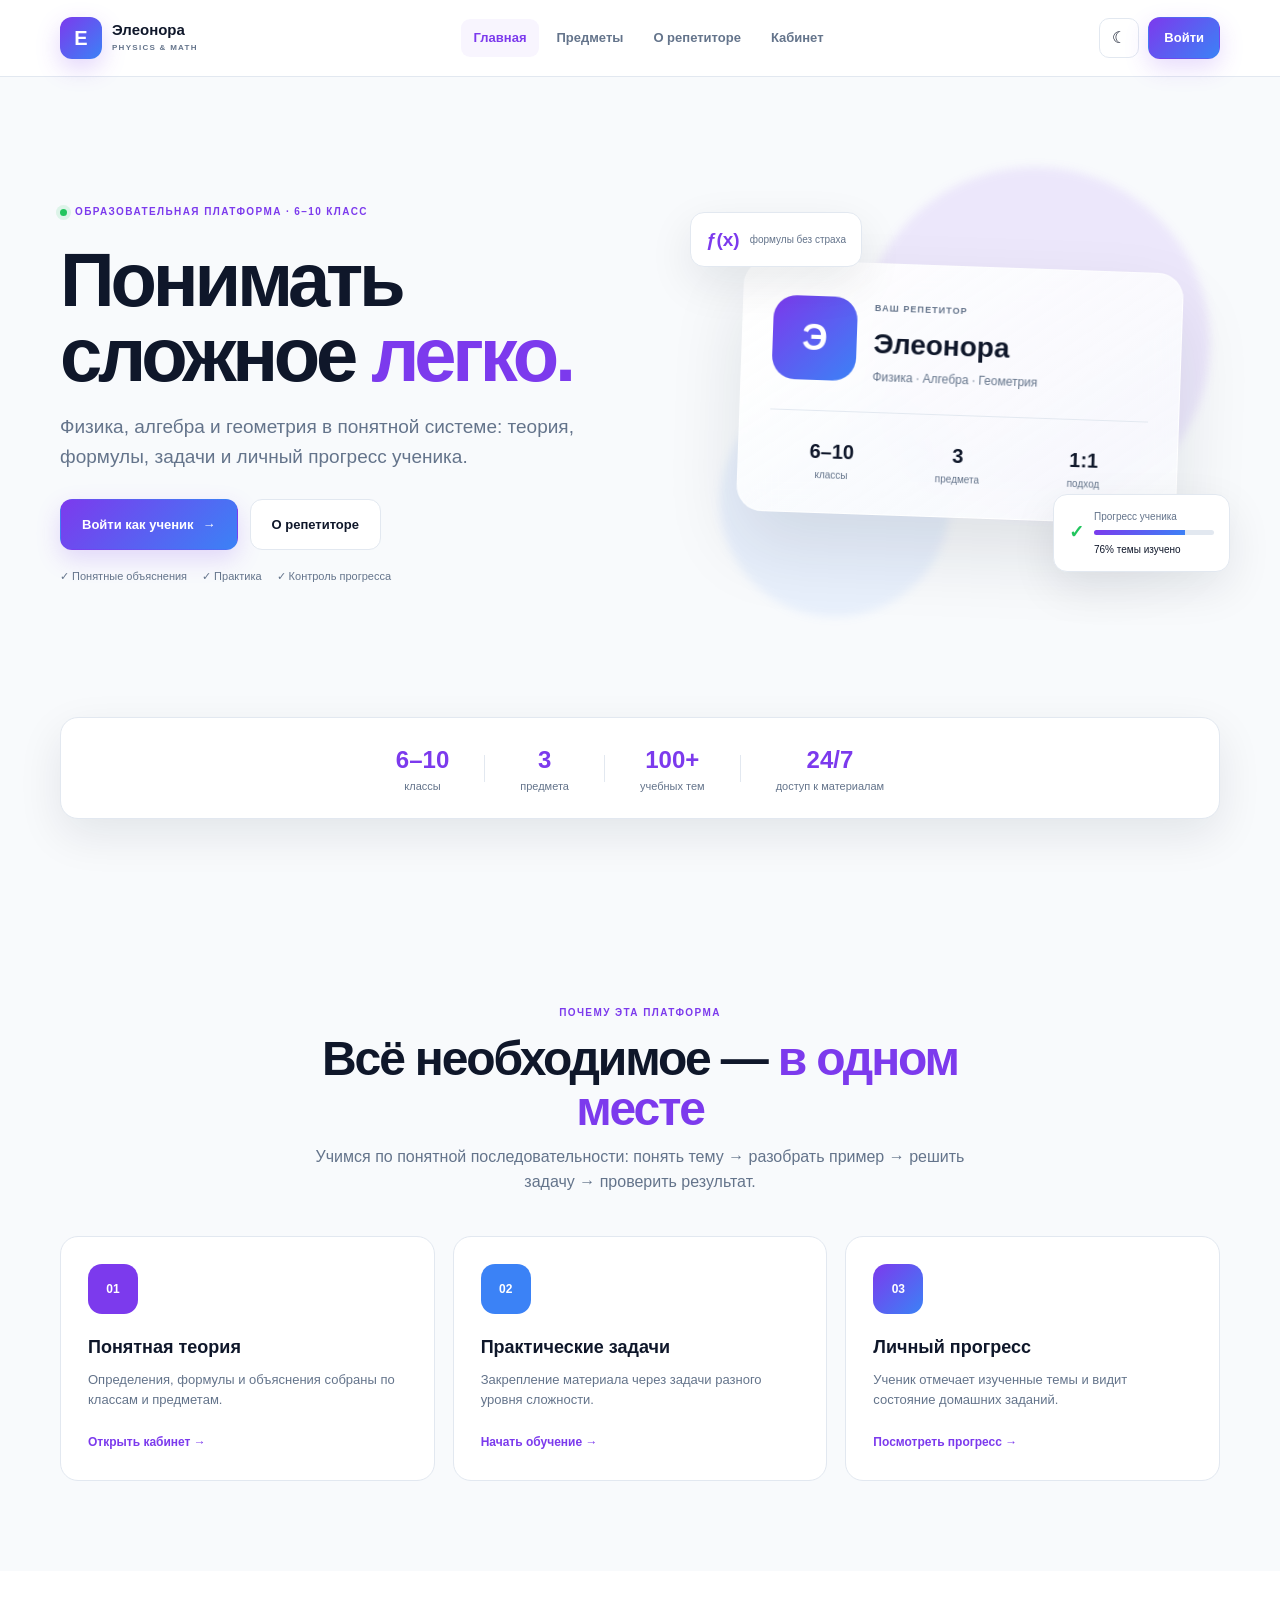
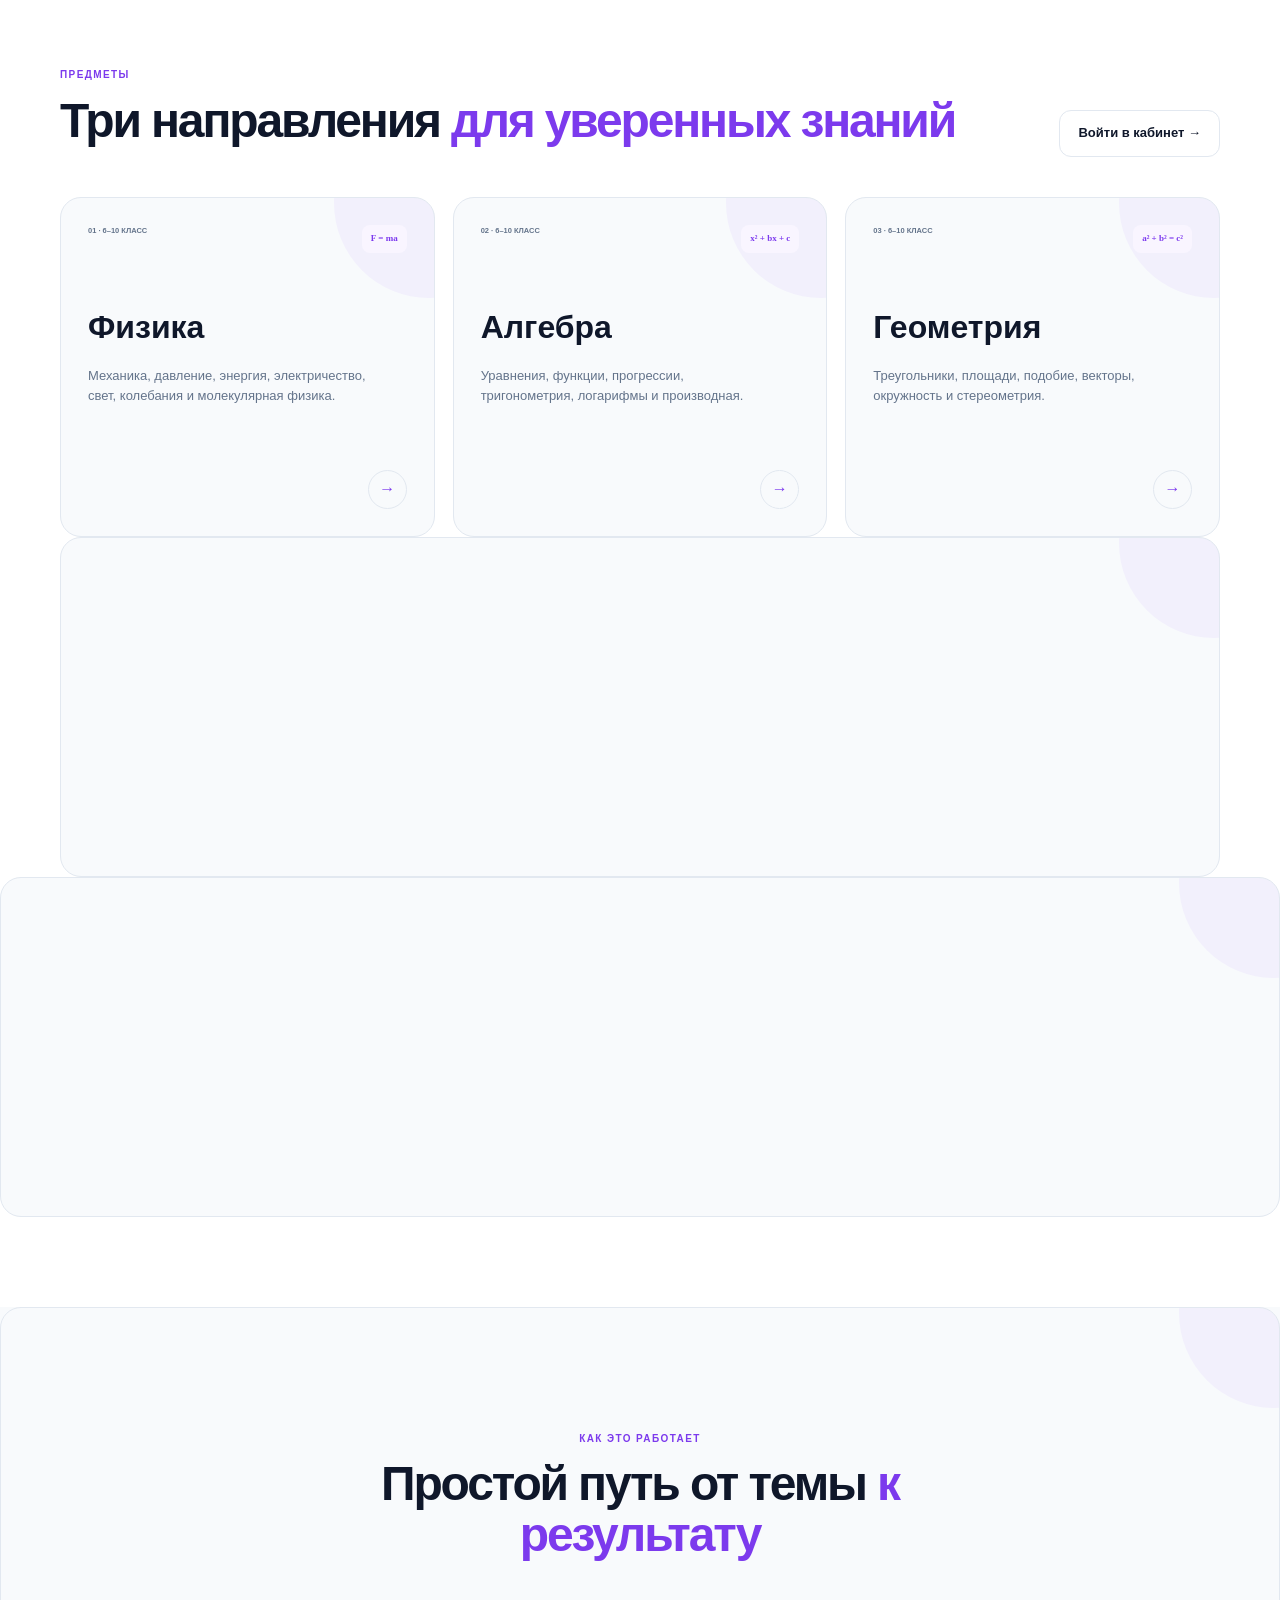
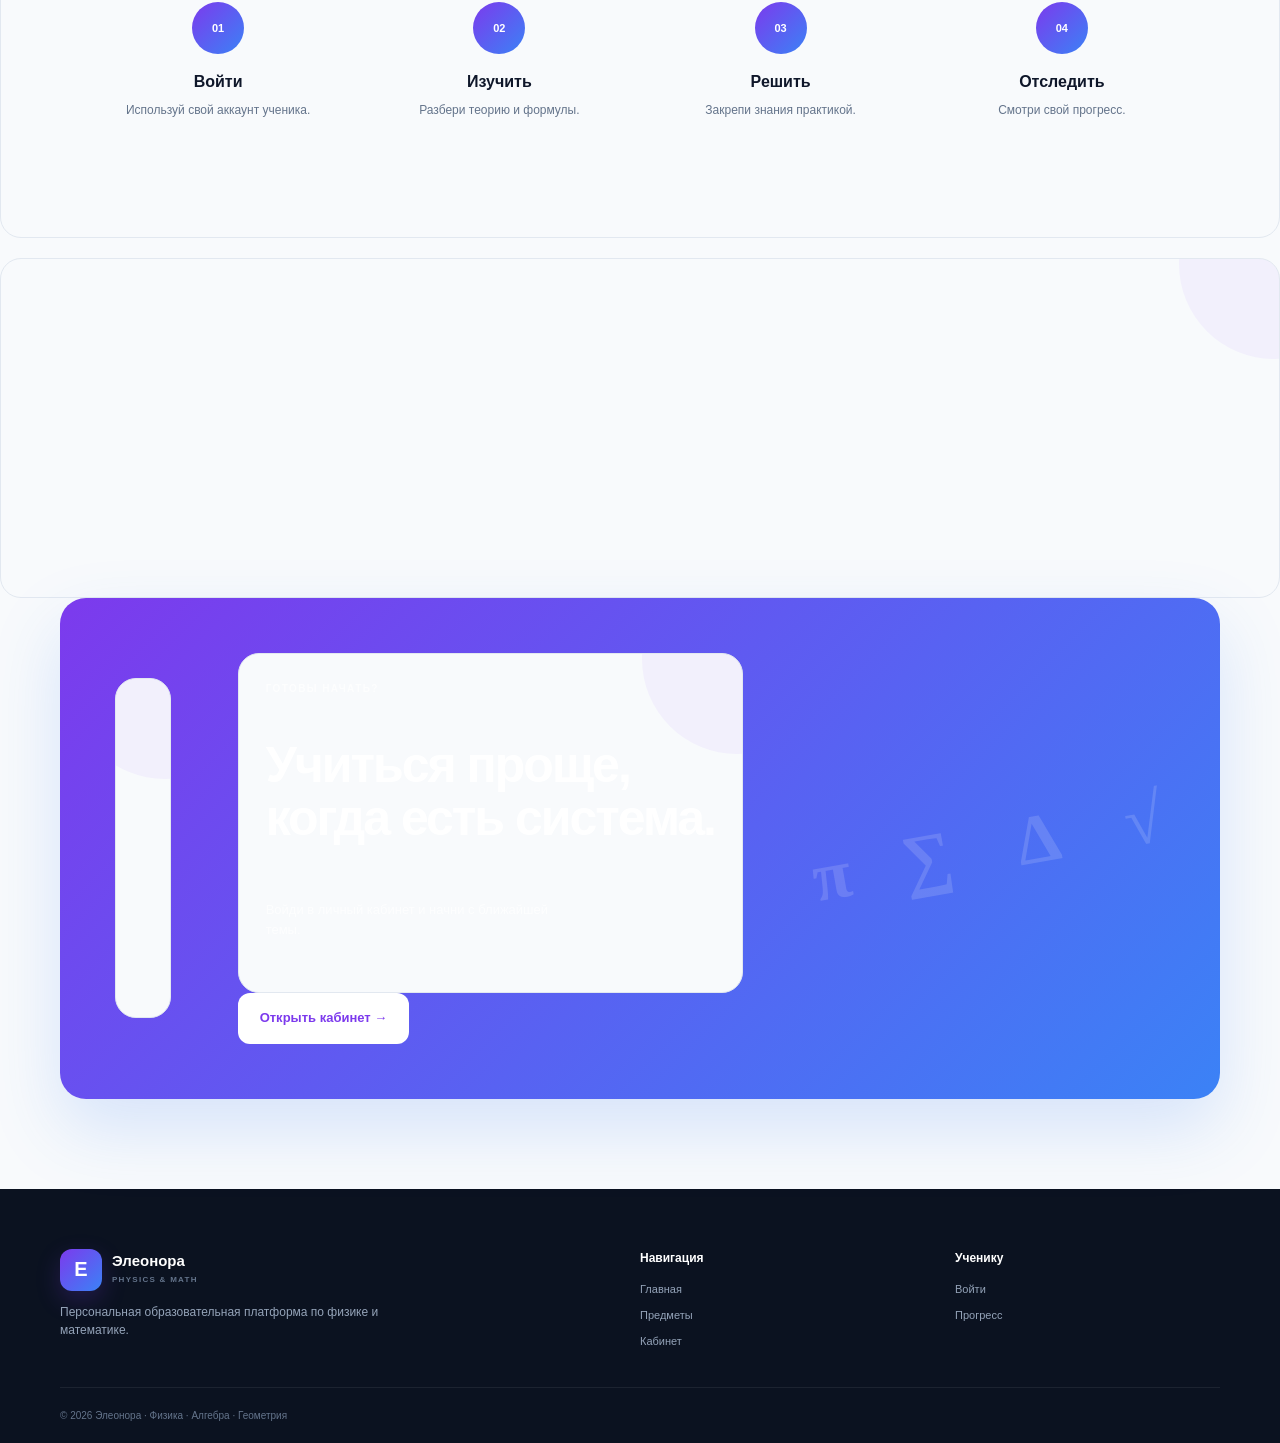
<file: index.html>
<!DOCTYPE html>
<html lang="ru">
<head>
  <meta charset="UTF-8">
  <meta name="viewport" content="width=device-width, initial-scale=1.0">
  <meta name="description" content="Элеонора — репетитор по физике и математике для 6–10 классов.">
  <title>Элеонора — физика и математика</title>
  <link rel="icon" type="image/x-icon" href="favicon.ico">
  <link rel="stylesheet" href="css/style.css">
</head>
<body>
  <header class="site-header">
    <div class="container nav-wrap">
      <a class="logo" href="index.html"><span class="logo-mark">E</span><span><b>Элеонора</b><small>PHYSICS & MATH</small></span></a>
      <nav class="nav">
        <a class="nav-link active" href="index.html">Главная</a>
        <a class="nav-link" href="#subjects">Предметы</a>
        <a class="nav-link" href="about.html">О репетиторе</a>
        <a class="nav-link" href="dashboard.html">Кабинет</a>
      </nav>
      <div class="nav-actions">
        <button class="icon-btn" id="themeToggle" aria-label="Переключить тему">☾</button>
        <a class="btn btn-primary btn-sm" href="login.html">Войти</a>
      </div>
      <button class="burger" id="burger" aria-label="Открыть меню"><span></span><span></span><span></span></button>
    </div>
  </header>

  <main>
    <section class="hero">
      <div class="hero-grid container">
        <div class="hero-content">
          <div class="eyebrow"><i></i> ОБРАЗОВАТЕЛЬНАЯ ПЛАТФОРМА · 6–10 КЛАСС</div>
          <h1>Понимать сложное <span>легко.</span></h1>
          <p class="hero-lead">Физика, алгебра и геометрия в понятной системе: теория, формулы, задачи и личный прогресс ученика.</p>
          <div class="hero-actions">
            <a href="login.html" class="btn btn-primary btn-lg">Войти как ученик <b>→</b></a>
            <a href="about.html" class="btn btn-outline btn-lg">О репетиторе</a>
          </div>
          <div class="trust-row"><span>✓ Понятные объяснения</span><span>✓ Практика</span><span>✓ Контроль прогресса</span></div>
        </div>

        <div class="hero-visual">
          <div class="glow glow-a"></div><div class="glow glow-b"></div>
          <div class="teacher-card">
            <div class="teacher-head">
              <div class="portrait">Э</div>
              <div><small>ВАШ РЕПЕТИТОР</small><h2>Элеонора</h2><p>Физика · Алгебра · Геометрия</p></div>
            </div>
            <div class="divider"></div>
            <div class="mini-stats">
              <div><b>6–10</b><span>классы</span></div>
              <div><b>3</b><span>предмета</span></div>
              <div><b>1:1</b><span>подход</span></div>
            </div>
          </div>
          <div class="floating-card formula"><strong>ƒ(x)</strong><span>формулы без страха</span></div>
          <div class="floating-card progress"><strong>✓</strong><div><span>Прогресс ученика</span><div class="progress-line"><i></i></div><small>76% темы изучено</small></div></div>
        </div>
      </div>
    </section>

    <section class="section stats-section">
      <div class="container stats-card">
        <div><b>6–10</b><span>классы</span></div><i></i>
        <div><b>3</b><span>предмета</span></div><i></i>
        <div><b>100+</b><span>учебных тем</span></div><i></i>
        <div><b>24/7</b><span>доступ к материалам</span></div>
      </div>
    </section>

    <section class="section" id="about">
      <div class="container">
        <div class="section-head center">
          <div class="eyebrow">ПОЧЕМУ ЭТА ПЛАТФОРМА</div>
          <h2>Всё необходимое — <span>в одном месте</span></h2>
          <p>Учимся по понятной последовательности: понять тему → разобрать пример → решить задачу → проверить результат.</p>
        </div>
        <div class="cards three">
          <article class="card"><div class="card-icon purple">01</div><h3>Понятная теория</h3><p>Определения, формулы и объяснения собраны по классам и предметам.</p><a href="dashboard.html">Открыть кабинет →</a></article>
          <article class="card"><div class="card-icon blue">02</div><h3>Практические задачи</h3><p>Закрепление материала через задачи разного уровня сложности.</p><a href="login.html">Начать обучение →</a></article>
          <article class="card"><div class="card-icon gradient">03</div><h3>Личный прогресс</h3><p>Ученик отмечает изученные темы и видит состояние домашних заданий.</p><a href="dashboard.html">Посмотреть прогресс →</a></a>
        </div>
      </div>
    </section>

    <section class="section subjects-section" id="subjects">
      <div class="container">
        <div class="section-head"><div><div class="eyebrow">ПРЕДМЕТЫ</div><h2>Три направления <span>для уверенных знаний</span></h2></div><a class="btn btn-outline" href="login.html">Войти в кабинет →</a></div>
        <div class="subject-grid">
          <a href="theory.html?subject=physics" class="subject-card physics"><div class="subject-top"><small>01 · 6–10 КЛАСС</small><b>F = ma</b></div><div><h3>Физика</h3><p>Механика, давление, энергия, электричество, свет, колебания и молекулярная физика.</p></div><span class="circle-arrow">→</span></a>
          <a href="theory.html?subject=algebra" class="subject-card algebra"><div class="subject-top"><small>02 · 6–10 КЛАСС</small><b>x² + bx + c</b></div><div><h3>Алгебра</h3><p>Уравнения, функции, прогрессии, тригонометрия, логарифмы и производная.</p></div><span class="circle-arrow">→</span></a>
          <a href="theory.html?subject=geometry" class="subject-card geometry"><div class="subject-top"><small>03 · 6–10 КЛАСС</small><b>a² + b² = c²</b></div><div><h3>Геометрия</h3><p>Треугольники, площади, подобие, векторы, окружность и стереометрия.</p></div><span class="circle-arrow">→</span></article>
        </div>
      </div>
    </section>

    <section class="section">
      <div class="container process">
        <div class="section-head center"><div class="eyebrow">КАК ЭТО РАБОТАЕТ</div><h2>Простой путь от темы <span>к результату</span></h2></div>
        <div class="steps">
          <article><b>01</b><h3>Войти</h3><p>Используй свой аккаунт ученика.</p></article>
          <article><b>02</b><h3>Изучить</h3><p>Разбери теорию и формулы.</p></article>
          <article><b>03</b><h3>Решить</h3><p>Закрепи знания практикой.</p></article>
          <article><b>04</b><h3>Отследить</h3><p>Смотри свой прогресс.</p></article>
        </div>
      </div>
    </section>

    <section class="section cta-section">
      <div class="container cta"><div><div class="eyebrow light">ГОТОВЫ НАЧАТЬ?</div><h2>Учиться проще,<br>когда есть система.</h2><p>Войди в личный кабинет и начни с ближайшей темы.</p><a href="login.html" class="btn btn-white btn-lg">Открыть кабинет →</a></div><div class="math-decoration">π&nbsp;&nbsp; ∑ &nbsp;&nbsp; Δ &nbsp;&nbsp; √</div></div>
    </section>
  </main>

  <footer class="footer"><div class="container footer-row"><div><a class="logo footer-logo" href="index.html"><span class="logo-mark">E</span><span><b>Элеонора</b><small>PHYSICS & MATH</small></span></a><p>Персональная образовательная платформа по физике и математике.</p></div><div><b>Навигация</b><a href="index.html">Главная</a><a href="#subjects">Предметы</a><a href="dashboard.html">Кабинет</a></div><div><b>Ученику</b><a href="login.html">Войти</a><a href="dashboard.html">Прогресс</a></div></div><div class="container copyright">© 2026 Элеонора · Физика · Алгебра · Геометрия</div></footer>
  <script src="js/auth.js"></script>
</body>
</html>
</file>
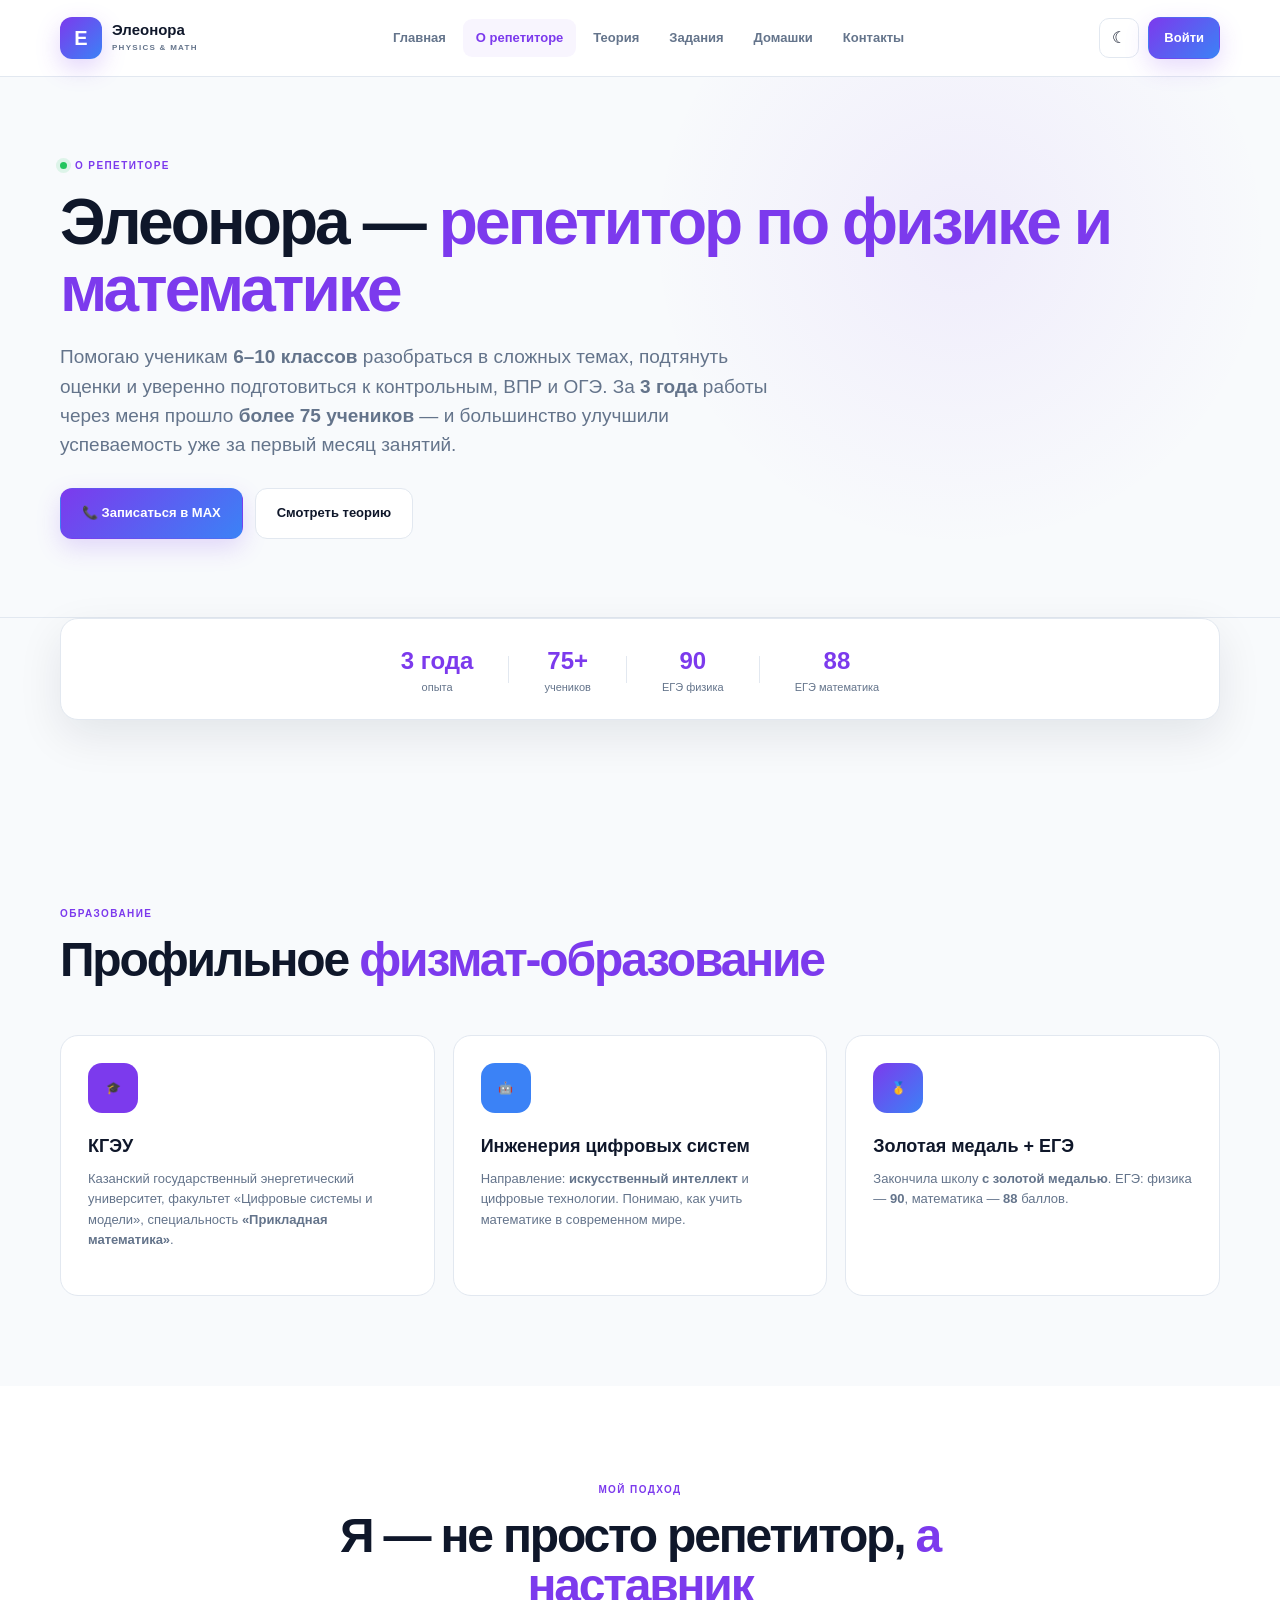
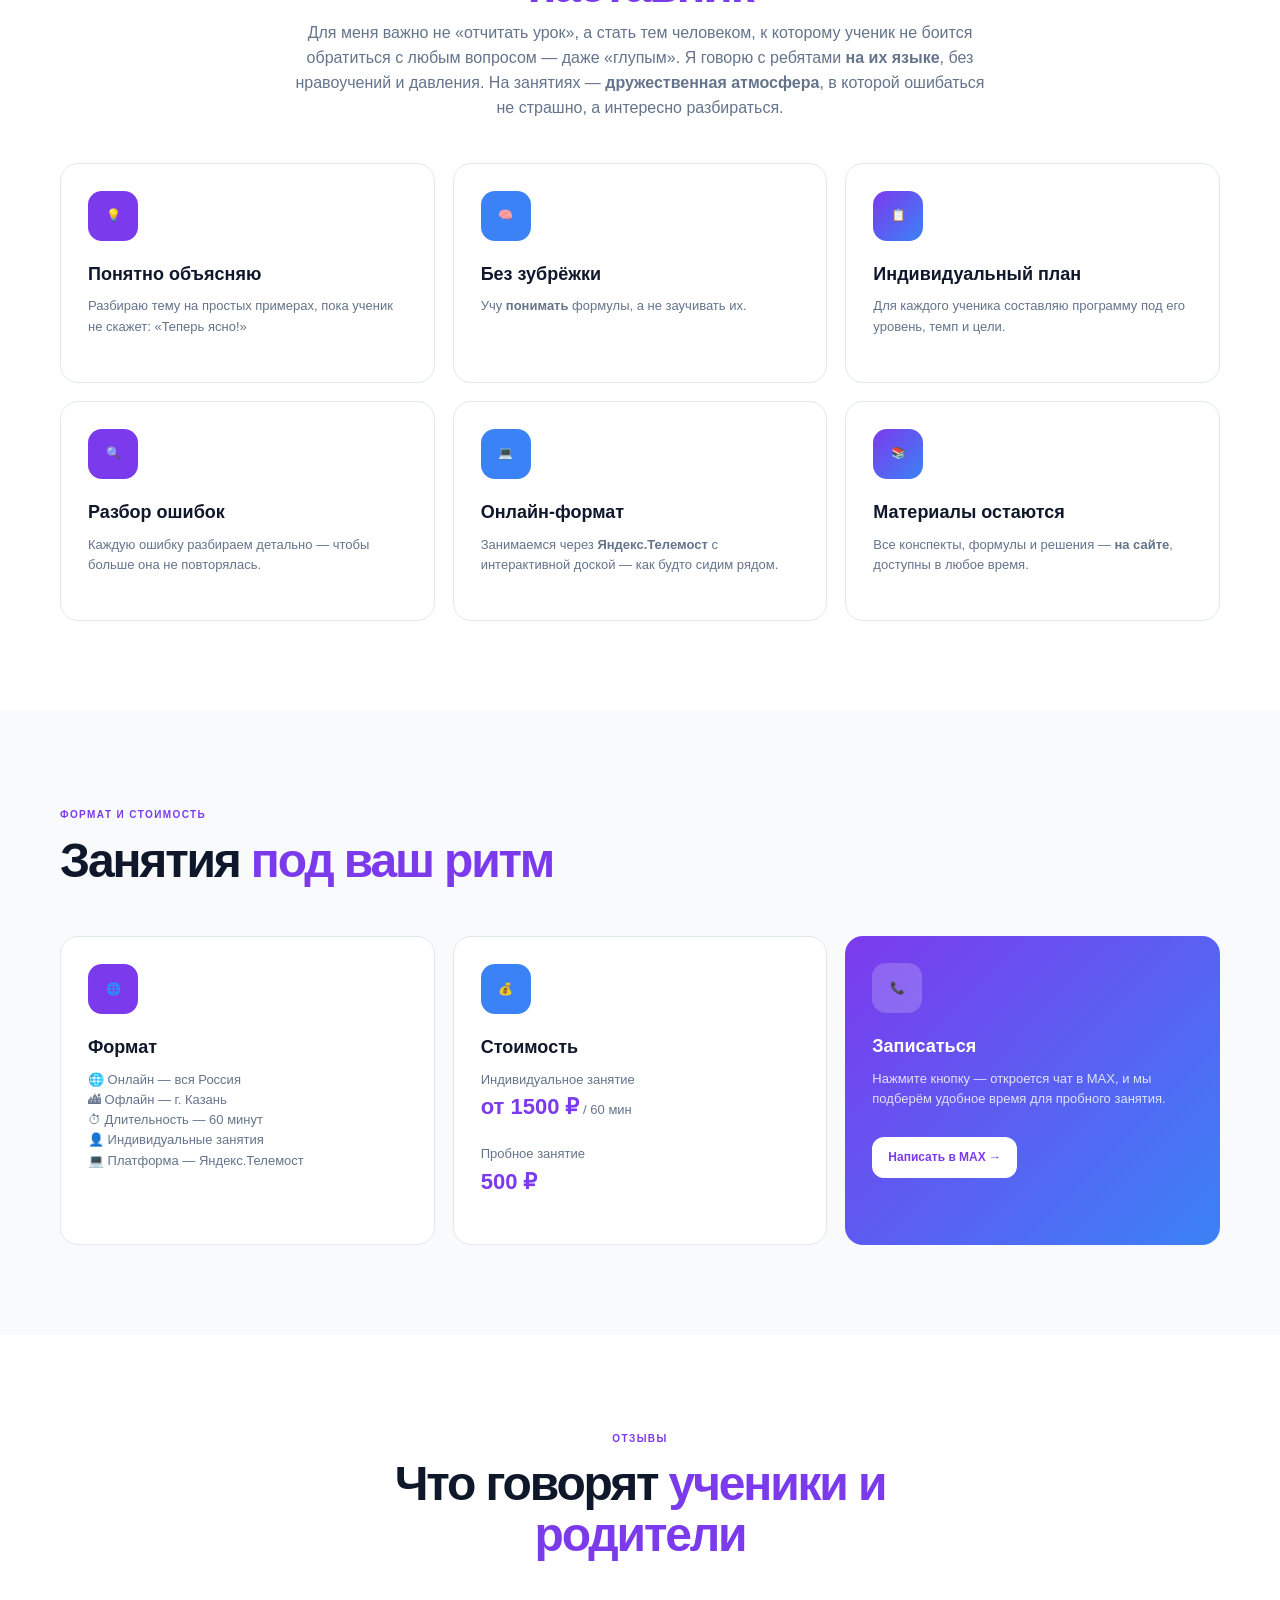
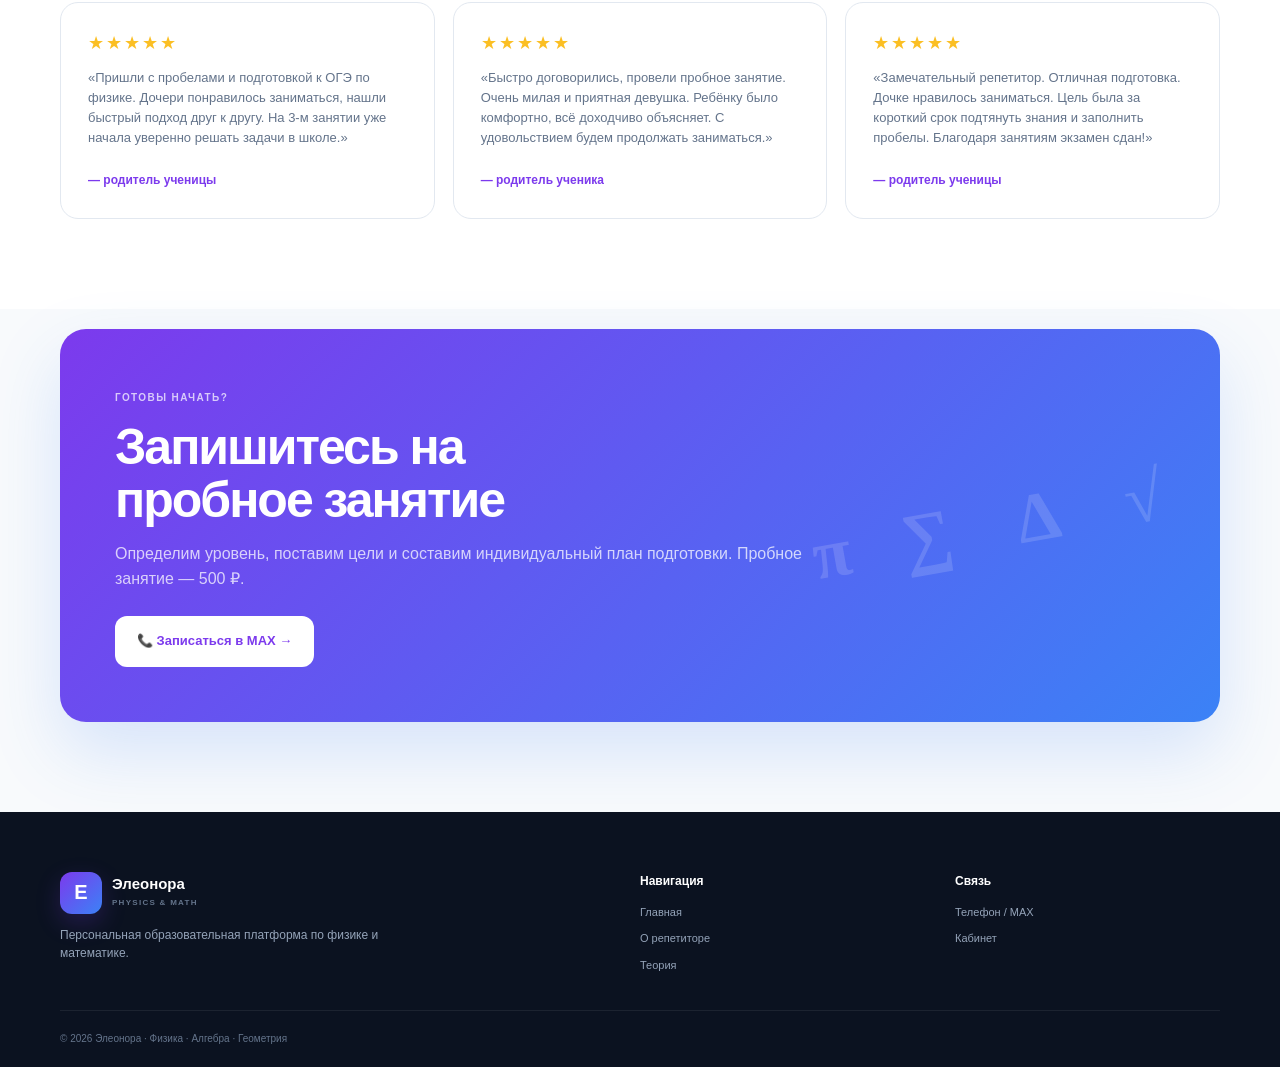
<file: about.html>
<!DOCTYPE html>
<html lang="ru">
<head>
  <meta charset="UTF-8">
  <meta name="viewport" content="width=device-width, initial-scale=1.0">
  <meta name="description" content="Элеонора — репетитор по физике и математике для 6–10 классов.">
  <title>О себе — Элеонора</title>
  <link rel="stylesheet" href="css/style.css">
</head>
<body>

<!-- ================= ШАПКА (как на главной) ================= -->
<header class="site-header">
  <div class="container nav-wrap">
    <a class="logo" href="index.html">
      <span class="logo-mark">E</span>
      <span><b>Элеонора</b><small>PHYSICS & MATH</small></span>
    </a>
    <nav class="nav" id="nav">
      <a class="nav-link" href="index.html">Главная</a>
      <a class="nav-link active" href="about.html">О репетиторе</a>
      <a class="nav-link" href="theory.html">Теория</a>
      <a class="nav-link" href="tasks.html">Задания</a>
      <a class="nav-link" href="homework.html">Домашки</a>
      <a class="nav-link" href="contacts.html">Контакты</a>
    </nav>
    <div class="nav-actions">
      <button class="icon-btn" id="themeToggle" aria-label="Переключить тему">☾</button>
      <a class="btn btn-primary btn-sm" href="login.html">Войти</a>
    </div>
    <button class="burger" id="burger" aria-label="Открыть меню"><span></span><span></span><span></span></button>
  </div>
</header>

<main>

  <!-- ================= HERO ================= -->
  <section class="page-hero">
    <div class="container">
      <div class="eyebrow"><i></i> О РЕПЕТИТОРЕ</div>
      <h1>Элеонора — <span style="color:var(--primary)">репетитор по физике и математике</span></h1>
      <p class="hero-lead" style="max-width:720px">
        Помогаю ученикам <b>6–10 классов</b> разобраться в сложных темах, подтянуть оценки
        и уверенно подготовиться к контрольным, ВПР и ОГЭ. За <b>3 года</b> работы через меня
        прошло <b>более 75 учеников</b> — и большинство улучшили успеваемость уже за первый месяц занятий.
      </p>
      <div class="hero-actions">
        <a href="tel:89123465883" class="btn btn-primary btn-lg">📞 Записаться в MAX</a>
        <a href="theory.html" class="btn btn-outline btn-lg">Смотреть теорию</a>
      </div>
    </div>
  </section>

  <!-- ================= ДОСТИЖЕНИЯ ================= -->
  <section class="section stats-section">
    <div class="container stats-card">
      <div><b>3 года</b><span>опыта</span></div><i></i>
      <div><b>75+</b><span>учеников</span></div><i></i>
      <div><b>90</b><span>ЕГЭ физика</span></div><i></i>
      <div><b>88</b><span>ЕГЭ математика</span></div>
    </div>
  </section>

  <!-- ================= ОБРАЗОВАНИЕ ================= -->
  <section class="section">
    <div class="container">
      <div class="section-head">
        <div>
          <div class="eyebrow">ОБРАЗОВАНИЕ</div>
          <h2>Профильное <span>физмат-образование</span></h2>
        </div>
      </div>
      <div class="cards three">
        <article class="card">
          <div class="card-icon purple">🎓</div>
          <h3>КГЭУ</h3>
          <p>Казанский государственный энергетический университет, факультет «Цифровые системы и модели», специальность <b>«Прикладная математика»</b>.</p>
        </article>
        <article class="card">
          <div class="card-icon blue">🤖</div>
          <h3>Инженерия цифровых систем</h3>
          <p>Направление: <b>искусственный интеллект</b> и цифровые технологии. Понимаю, как учить математике в современном мире.</p>
        </article>
        <article class="card">
          <div class="card-icon gradient">🥇</div>
          <h3>Золотая медаль + ЕГЭ</h3>
          <p>Закончила школу <b>с золотой медалью</b>. ЕГЭ: физика — <b>90</b>, математика — <b>88</b> баллов.</p>
        </article>
      </div>
    </div>
  </section>

  <!-- ================= МОЙ ПОДХОД ================= -->
  <section class="section subjects-section">
    <div class="container">
      <div class="section-head center">
        <div class="eyebrow">МОЙ ПОДХОД</div>
        <h2>Я — не просто репетитор, <span>а наставник</span></h2>
        <p>Для меня важно не «отчитать урок», а стать тем человеком, к которому ученик не боится обратиться с любым вопросом — даже «глупым». Я говорю с ребятами <b>на их языке</b>, без нравоучений и давления. На занятиях — <b>дружественная атмосфера</b>, в которой ошибаться не страшно, а интересно разбираться.</p>
      </div>
      <div class="cards three">
        <article class="card">
          <div class="card-icon purple">💡</div>
          <h3>Понятно объясняю</h3>
          <p>Разбираю тему на простых примерах, пока ученик не скажет: «Теперь ясно!»</p>
        </article>
        <article class="card">
          <div class="card-icon blue">🧠</div>
          <h3>Без зубрёжки</h3>
          <p>Учу <b>понимать</b> формулы, а не заучивать их.</p>
        </article>
        <article class="card">
          <div class="card-icon gradient">📋</div>
          <h3>Индивидуальный план</h3>
          <p>Для каждого ученика составляю программу под его уровень, темп и цели.</p>
        </article>
        <article class="card">
          <div class="card-icon purple">🔍</div>
          <h3>Разбор ошибок</h3>
          <p>Каждую ошибку разбираем детально — чтобы больше она не повторялась.</p>
        </article>
        <article class="card">
          <div class="card-icon blue">💻</div>
          <h3>Онлайн-формат</h3>
          <p>Занимаемся через <b>Яндекс.Телемост</b> с интерактивной доской — как будто сидим рядом.</p>
        </article>
        <article class="card">
          <div class="card-icon gradient">📚</div>
          <h3>Материалы остаются</h3>
          <p>Все конспекты, формулы и решения — <b>на сайте</b>, доступны в любое время.</p>
        </article>
      </div>
    </div>
  </section>

  <!-- ================= ФОРМАТ И ЦЕНЫ ================= -->
  <section class="section">
    <div class="container">
      <div class="section-head">
        <div>
          <div class="eyebrow">ФОРМАТ И СТОИМОСТЬ</div>
          <h2>Занятия <span>под ваш ритм</span></h2>
        </div>
      </div>
      <div class="cards three">
        <article class="card">
          <div class="card-icon purple">🌐</div>
          <h3>Формат</h3>
          <p>
            🌐 Онлайн — вся Россия<br>
            🏙 Офлайн — г. Казань<br>
            ⏱ Длительность — 60 минут<br>
            👤 Индивидуальные занятия<br>
            💻 Платформа — Яндекс.Телемост
          </p>
        </article>
        <article class="card">
          <div class="card-icon blue">💰</div>
          <h3>Стоимость</h3>
          <p>
            Индивидуальное занятие<br>
            <b style="font-size:22px;color:var(--primary)">от 1500 ₽</b> / 60 мин<br><br>
            Пробное занятие<br>
            <b style="font-size:22px;color:var(--primary)">500 ₽</b>
          </p>
        </article>
        <article class="card" style="background:var(--gradient);color:#fff;border:0">
          <div class="card-icon" style="background:#ffffff30">📞</div>
          <h3 style="color:#fff">Записаться</h3>
          <p style="color:#ffffffd0">Нажмите кнопку — откроется чат в MAX, и мы подберём удобное время для пробного занятия.</p>
          <a href="tel:89123465883" class="btn btn-white btn-sm" style="margin-top:10px">Написать в MAX →</a>
        </article>
      </div>
    </div>
  </section>

  <!-- ================= ОТЗЫВЫ ================= -->
  <section class="section subjects-section">
    <div class="container">
      <div class="section-head center">
        <div class="eyebrow">ОТЗЫВЫ</div>
        <h2>Что говорят <span>ученики и родители</span></h2>
      </div>
      <div class="cards three">
        <article class="card">
          <div style="color:#FBBF24;font-size:18px;letter-spacing:2px;margin-bottom:10px">★★★★★</div>
          <p>«Пришли с пробелами и подготовкой к ОГЭ по физике. Дочери понравилось заниматься, нашли быстрый подход друг к другу. На 3-м занятии уже начала уверенно решать задачи в школе.»</p>
          <small style="color:var(--primary);font-weight:800;font-size:12px">— родитель ученицы</small>
        </article>
        <article class="card">
          <div style="color:#FBBF24;font-size:18px;letter-spacing:2px;margin-bottom:10px">★★★★★</div>
          <p>«Быстро договорились, провели пробное занятие. Очень милая и приятная девушка. Ребёнку было комфортно, всё доходчиво объясняет. С удовольствием будем продолжать заниматься.»</p>
          <small style="color:var(--primary);font-weight:800;font-size:12px">— родитель ученика</small>
        </article>
        <article class="card">
          <div style="color:#FBBF24;font-size:18px;letter-spacing:2px;margin-bottom:10px">★★★★★</div>
          <p>«Замечательный репетитор. Отличная подготовка. Дочке нравилось заниматься. Цель была за короткий срок подтянуть знания и заполнить пробелы. Благодаря занятиям экзамен сдан!»</p>
          <small style="color:var(--primary);font-weight:800;font-size:12px">— родитель ученицы</small>
        </article>
      </div>
    </div>
  </section>

  <!-- ================= CTA ================= -->
  <section class="section cta-section">
    <div class="container cta">
      <div>
        <div class="eyebrow light">ГОТОВЫ НАЧАТЬ?</div>
        <h2>Запишитесь на<br>пробное занятие</h2>
        <p>Определим уровень, поставим цели и составим индивидуальный план подготовки. Пробное занятие — 500 ₽.</p>
        <a href="tel:89123465883" class="btn btn-white btn-lg">📞 Записаться в MAX →</a>
      </div>
      <div class="math-decoration">π&nbsp;&nbsp; ∑ &nbsp;&nbsp; Δ &nbsp;&nbsp; √</div>
    </div>
  </section>

</main>

<!-- ================= FOOTER ================= -->
<footer class="footer">
  <div class="container footer-row">
    <div>
      <a class="logo footer-logo" href="index.html">
        <span class="logo-mark">E</span>
        <span><b>Элеонора</b><small>PHYSICS & MATH</small></span>
      </a>
      <p>Персональная образовательная платформа по физике и математике.</p>
    </div>
    <div>
      <b>Навигация</b>
      <a href="index.html">Главная</a>
      <a href="about.html">О репетиторе</a>
      <a href="theory.html">Теория</a>
    </div>
    <div>
      <b>Связь</b>
      <a href="tel:89123465883">Телефон / MAX</a>
      <a href="dashboard.html">Кабинет</a>
    </div>
  </div>
  <div class="container copyright">© 2026 Элеонора · Физика · Алгебра · Геометрия</div>
</footer>

<script src="js/auth.js"></script>
</body>
</html>
</file>
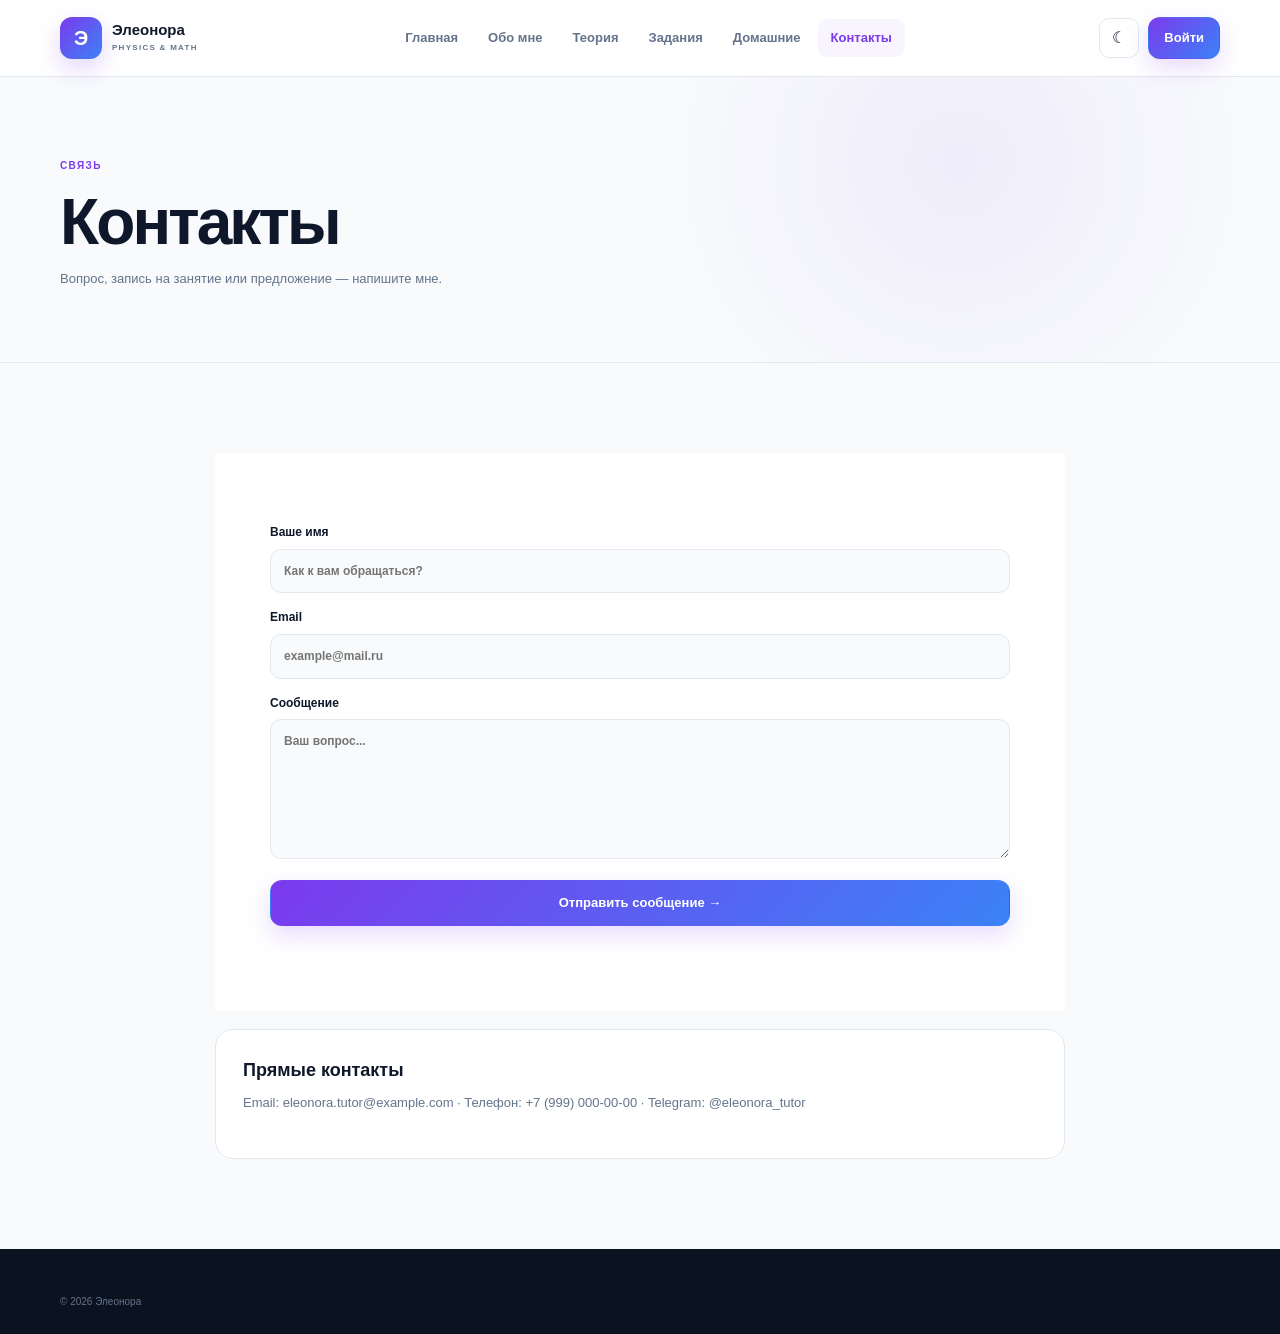
<file: contacts.html>
<!doctype html><html lang="ru"><head><meta charset="UTF-8"><meta name="viewport" content="width=device-width,initial-scale=1"><title>Контакты — Элеонора</title><link rel="stylesheet" href="css/style.css"></head><body><header class="site-header"><div class="container nav-wrap"><a class="logo" href="index.html"><span class="logo-mark">Э</span><span><b>Элеонора</b><small>PHYSICS & MATH</small></span></a><button class="burger" id="burger"><span></span><span></span><span></span></button><nav class="nav"><a class="nav-link" href="index.html">Главная</a><a class="nav-link" href="about.html">Обо мне</a><a class="nav-link" href="theory.html">Теория</a><a class="nav-link" href="tasks.html">Задания</a><a class="nav-link" href="homework.html">Домашние</a><a class="nav-link active" href="contacts.html">Контакты</a></nav><div class="nav-actions"><button class="icon-btn" id="themeToggle">☾</button><a class="btn btn-primary btn-sm" href="login.html">Войти</a></div></div></header><main><section class="page-hero"><div class="container"><div class="eyebrow">СВЯЗЬ</div><h1>Контакты</h1><p class="muted">Вопрос, запись на занятие или предложение — напишите мне.</p></div></section><section class="section"><div class="container" style="max-width:850px"><form class="login-card" id="contactForm"><label>Ваше имя<input required placeholder="Как к вам обращаться?"></label><label>Email<input type="email" required placeholder="example@mail.ru"></label><label>Сообщение<textarea required placeholder="Ваш вопрос..."></textarea></label><button class="btn btn-primary full">Отправить сообщение →</button><div id="contactStatus" class="form-error"></div></form><div class="card" style="margin-top:18px"><h3>Прямые контакты</h3><p class="muted">Email: eleonora.tutor@example.com · Телефон: +7 (999) 000-00-00 · Telegram: @eleonora_tutor</p></div></div></section></main><footer class="footer compact"><div class="container copyright">© 2026 Элеонора</div></footer><script src="js/auth.js"></script><script src="js/main.js"></script></body></html>
</file>
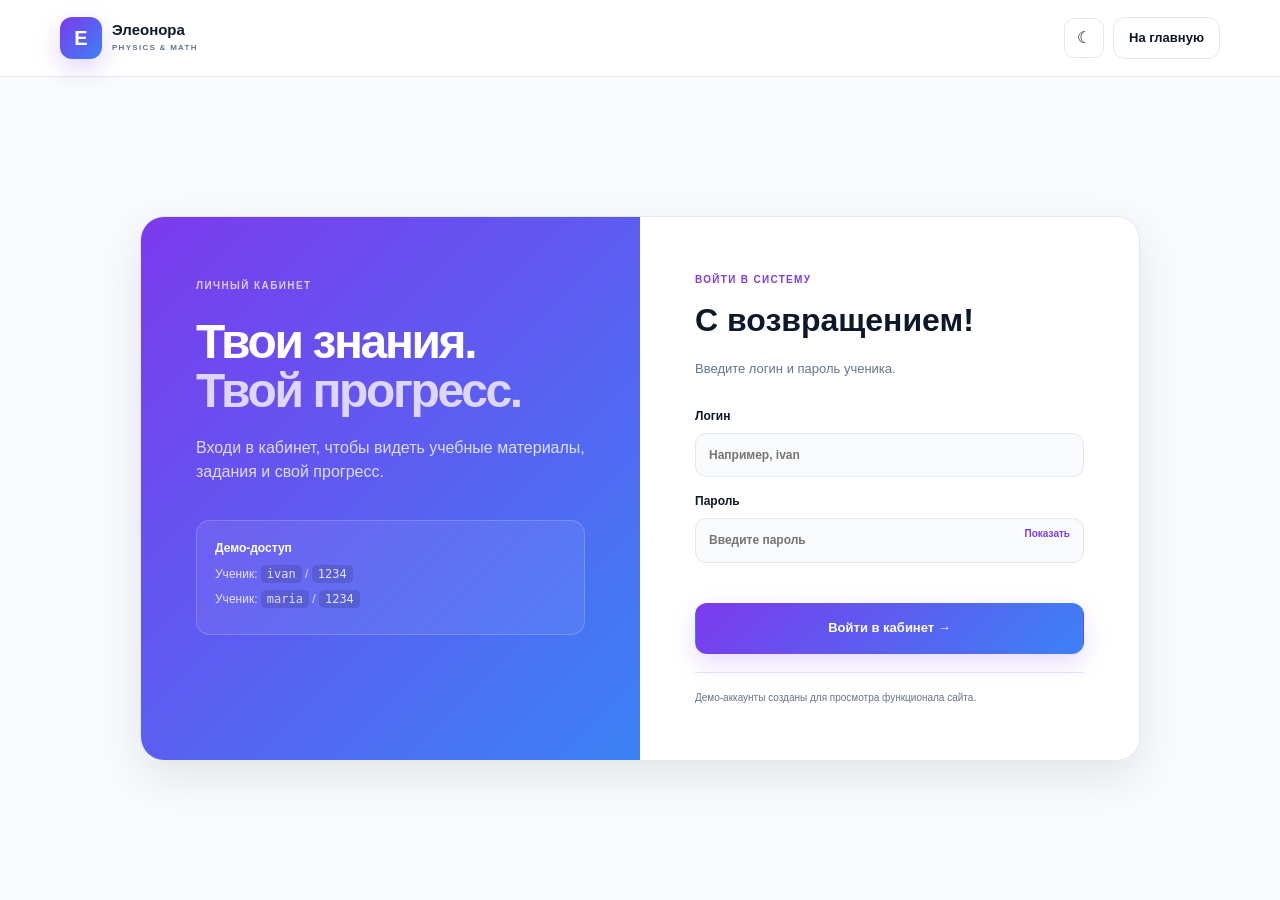
<file: dashboard.html>
<!DOCTYPE html>
<html lang="ru">
<head><meta charset="UTF-8"><meta name="viewport" content="width=device-width,initial-scale=1.0"><title>Личный кабинет — Элеонора</title><link rel="stylesheet" href="css/style.css"></head>
<body>
<header class="site-header"><div class="container nav-wrap"><a class="logo" href="index.html"><span class="logo-mark">E</span><span><b>Элеонора</b><small>PHYSICS & MATH</small></span></a><nav class="nav"><a class="nav-link" href="index.html">Главная</a><a class="nav-link active" href="dashboard.html">Кабинет</a></nav><div class="nav-actions"><button class="icon-btn" id="themeToggle">☾</button><button class="btn btn-outline btn-sm" id="logoutBtn">Выйти</button></div><button class="burger" id="burger"><span></span><span></span><span></span></button></div></header>
<main class="dashboard-page"><div class="container">
<div class="dashboard-hero"><div><div class="eyebrow">ЛИЧНЫЙ КАБИНЕТ</div><h1>Привет, <span id="studentName">ученик</span>!</h1><p>Продолжай обучение — маленькие шаги каждый день дают большой результат.</p></div><a href="index.html#subjects" class="btn btn-primary">Продолжить обучение →</a></div>
<div class="dashboard-grid">
<section class="panel progress-panel"><div class="panel-head"><div><small>ОБЩИЙ ПРОГРЕСС</small><h2>Твои темы</h2></div><strong id="progressPercent">0%</strong></div><div class="big-progress"><i id="progressBar"></i></div><div class="subject-progress"><div><span>Физика</span><b>72%</b><div><i style="width:72%"></i></div></div><div><span>Алгебра</span><b>58%</b><div><i style="width:58%"></i></div></div><div><span>Геометрия</span><b>44%</b><div><i style="width:44%"></i></div></div></div></section>
<section class="panel next-panel"><div class="panel-head"><div><small>БЛИЖАЙШЕЕ</small><h2>План обучения</h2></div><span class="badge">3 задачи</span></div><article class="next-item"><span class="subject-dot purple"></span><div><b>Законы Ньютона</b><small>Физика · 9 класс</small></div><span>→</span></article><article class="next-item"><span class="subject-dot blue"></span><div><b>Квадратные уравнения</b><small>Алгебра · 8 класс</small></div><span>→</span></article><article class="next-item"><span class="subject-dot violet"></span><div><b>Теорема Пифагора</b><small>Геометрия · 8 класс</small></div><span>→</span></article></section>
<section class="panel homework-panel"><div class="panel-head"><div><small>ДОМАШНИЕ ЗАДАНИЯ</small><h2>Ближайшие ДЗ</h2></div><span class="badge warning">до 10 окт.</span></div><div class="hw-row"><div><b>Механическое движение</b><small>Физика · задача 1–3</small></div><span class="status pending">Не сдано</span></div><div class="hw-row"><div><b>Квадратные корни</b><small>Алгебра · вариант 2</small></div><span class="status checking">На проверке</span></div></section>
<section class="panel notes-panel"><div class="panel-head"><div><small>ЛИЧНЫЕ ЗАМЕТКИ</small><h2>Мои заметки</h2></div></div><textarea id="notes" placeholder="Напиши сюда формулу, вопрос или план на следующее занятие..."></textarea><button id="saveNotes" class="btn btn-primary btn-sm">Сохранить заметку</button><span id="notesSaved" class="saved">Сохранено</span></section>
</div></div></main>
<footer class="footer compact"><div class="container copyright">© 2026 Элеонора · Личный кабинет ученика</div></footer>
<script src="js/auth.js"></script></body></html>
</file>
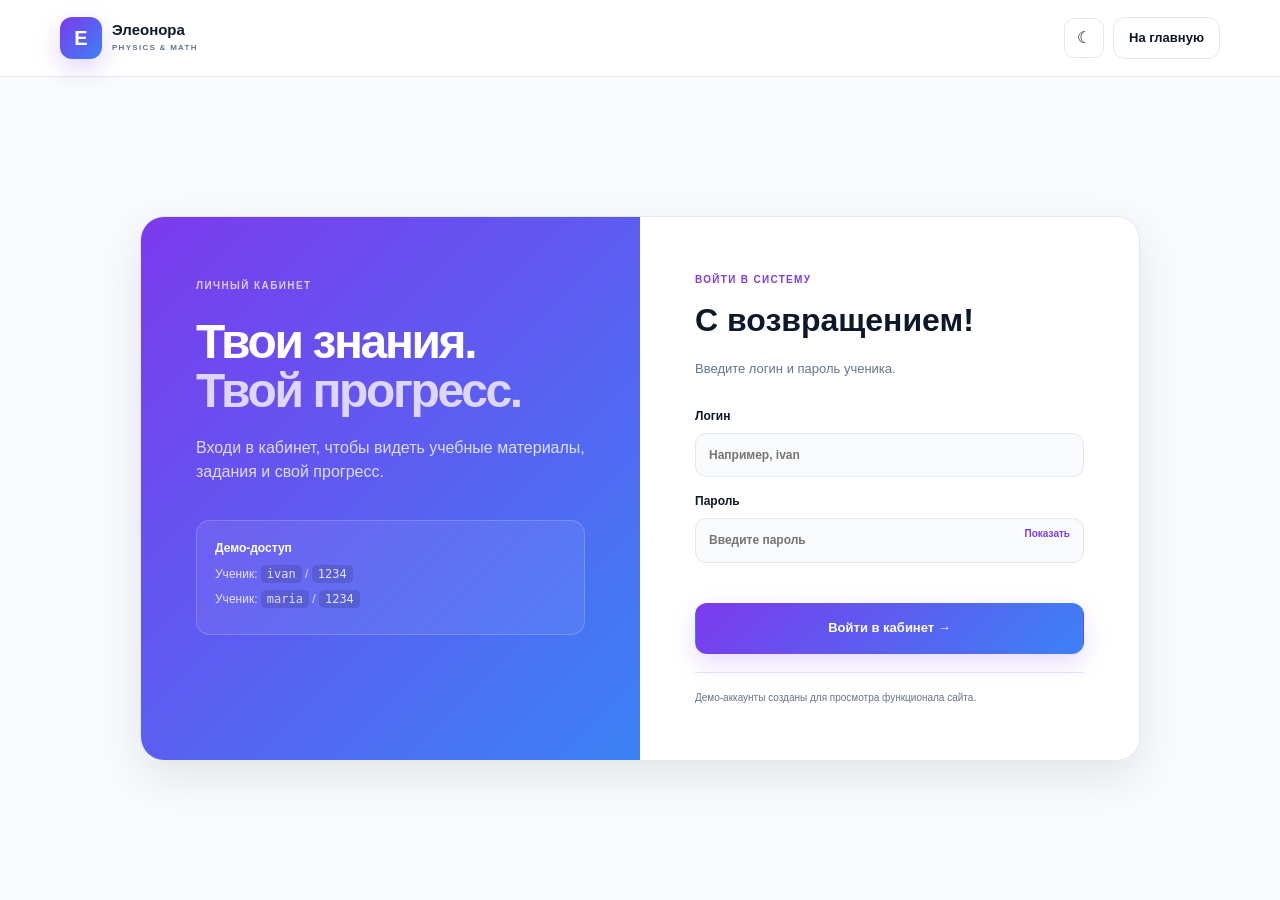
<file: homework.html>
<!doctype html><html lang="ru"><head><meta charset="UTF-8"><meta name="viewport" content="width=device-width,initial-scale=1"><title>Домашние задания — Элеонора</title><link rel="stylesheet" href="css/style.css"></head><body><header class="site-header"><div class="container nav-wrap"><a class="logo" href="index.html"><span class="logo-mark">Э</span><span><b>Элеонора</b><small>PHYSICS & MATH</small></span></a><button class="burger" id="burger"><span></span><span></span><span></span></button><nav class="nav"><a class="nav-link" href="index.html">Главная</a><a class="nav-link" href="theory.html">Теория</a><a class="nav-link" href="tasks.html">Задания</a><a class="nav-link active" href="homework.html">Домашние</a><a class="nav-link" href="contacts.html">Контакты</a></nav><div class="nav-actions"><button class="icon-btn" id="themeToggle">☾</button><a class="btn btn-primary btn-sm" href="dashboard.html">Кабинет</a></div></div></header><main><section class="page-hero"><div class="container"><div class="eyebrow">ЛИЧНЫЙ РАЗДЕЛ</div><h1>Домашние задания</h1><p class="muted">Выполняй задания и отправляй ответы прямо из личного кабинета.</p></div></section><section class="section"><div class="container" id="homeworkPage"></div></section></main><footer class="footer compact"><div class="container copyright">© 2026 Элеонора</div></footer><script src="js/data.js"></script><script src="js/auth.js"></script><script src="js/main.js"></script></body></html>
</file>
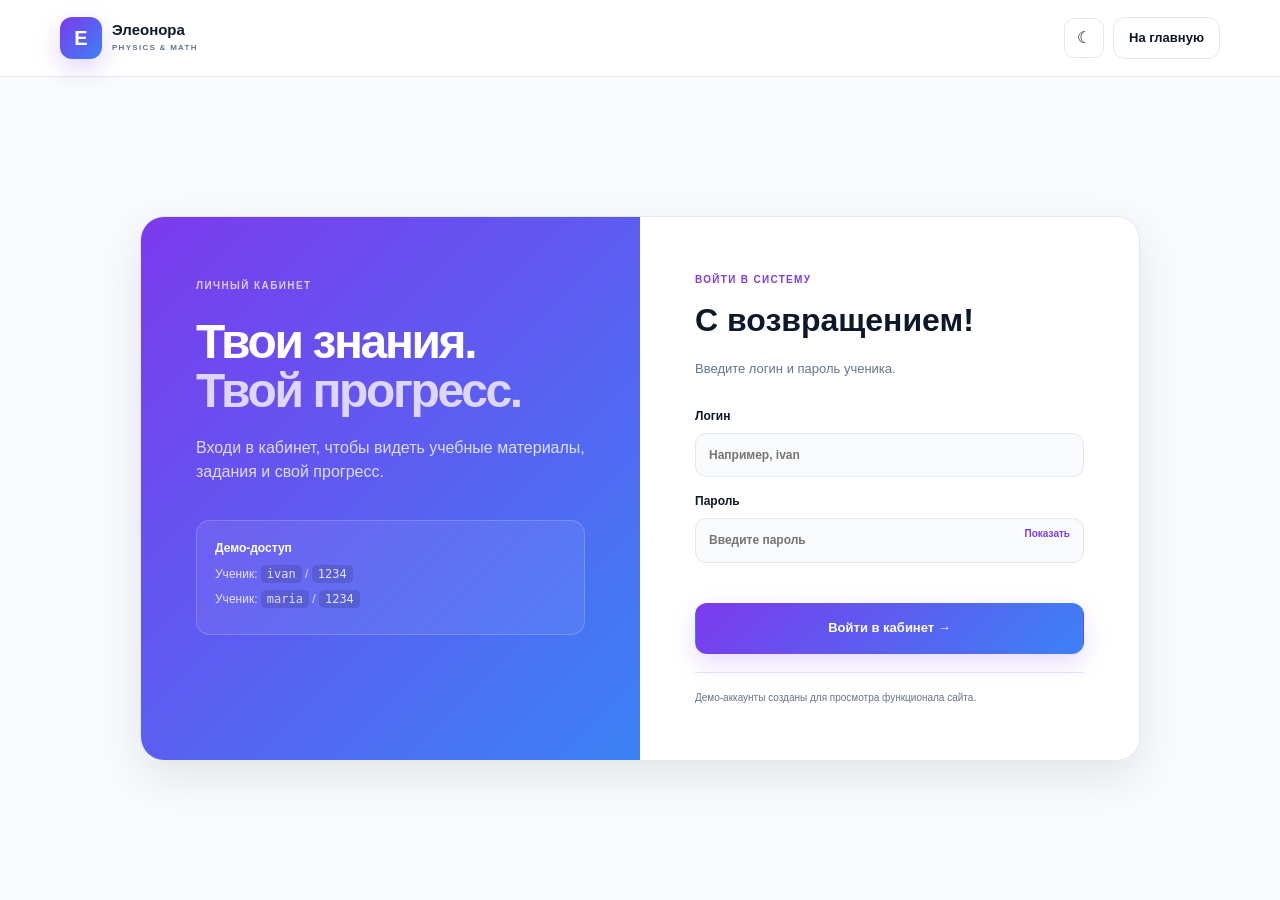
<file: login.html>
<!DOCTYPE html>
<html lang="ru">
<head><meta charset="UTF-8"><meta name="viewport" content="width=device-width,initial-scale=1.0"><title>Вход — Элеонора</title><link rel="stylesheet" href="css/style.css"></head>
<body class="auth-page">
<header class="site-header"><div class="container nav-wrap"><a class="logo" href="index.html"><span class="logo-mark">E</span><span><b>Элеонора</b><small>PHYSICS & MATH</small></span></a><div class="nav-actions"><button class="icon-btn" id="themeToggle">☾</button><a class="btn btn-outline btn-sm" href="index.html">На главную</a></div></div></header>
<main class="auth-main"><div class="auth-layout"><section class="auth-promo"><div class="eyebrow light">ЛИЧНЫЙ КАБИНЕТ</div><h1>Твои знания.<br><span>Твой прогресс.</span></h1><p>Входи в кабинет, чтобы видеть учебные материалы, задания и свой прогресс.</p><div class="demo-box"><b>Демо-доступ</b><p>Ученик: <code>ivan</code> / <code>1234</code></p><p>Ученик: <code>maria</code> / <code>1234</code></p></div></section>
<section class="login-card"><div class="card-kicker">ВОЙТИ В СИСТЕМУ</div><h2>С возвращением!</h2><p class="muted">Введите логин и пароль ученика.</p><form id="loginForm" novalidate><label>Логин<input id="login" name="login" autocomplete="username" placeholder="Например, ivan" required></label><label>Пароль<div class="password-wrap"><input id="password" name="password" type="password" autocomplete="current-password" placeholder="Введите пароль" required><button type="button" id="showPassword" class="password-toggle">Показать</button></div></label><div id="loginError" class="form-error" role="alert"></div><button class="btn btn-primary btn-lg full" type="submit">Войти в кабинет →</button></form><div class="login-hint">Демо-аккаунты созданы для просмотра функционала сайта.</div></section></div></main>
<script src="js/auth.js"></script></body></html>
</file>
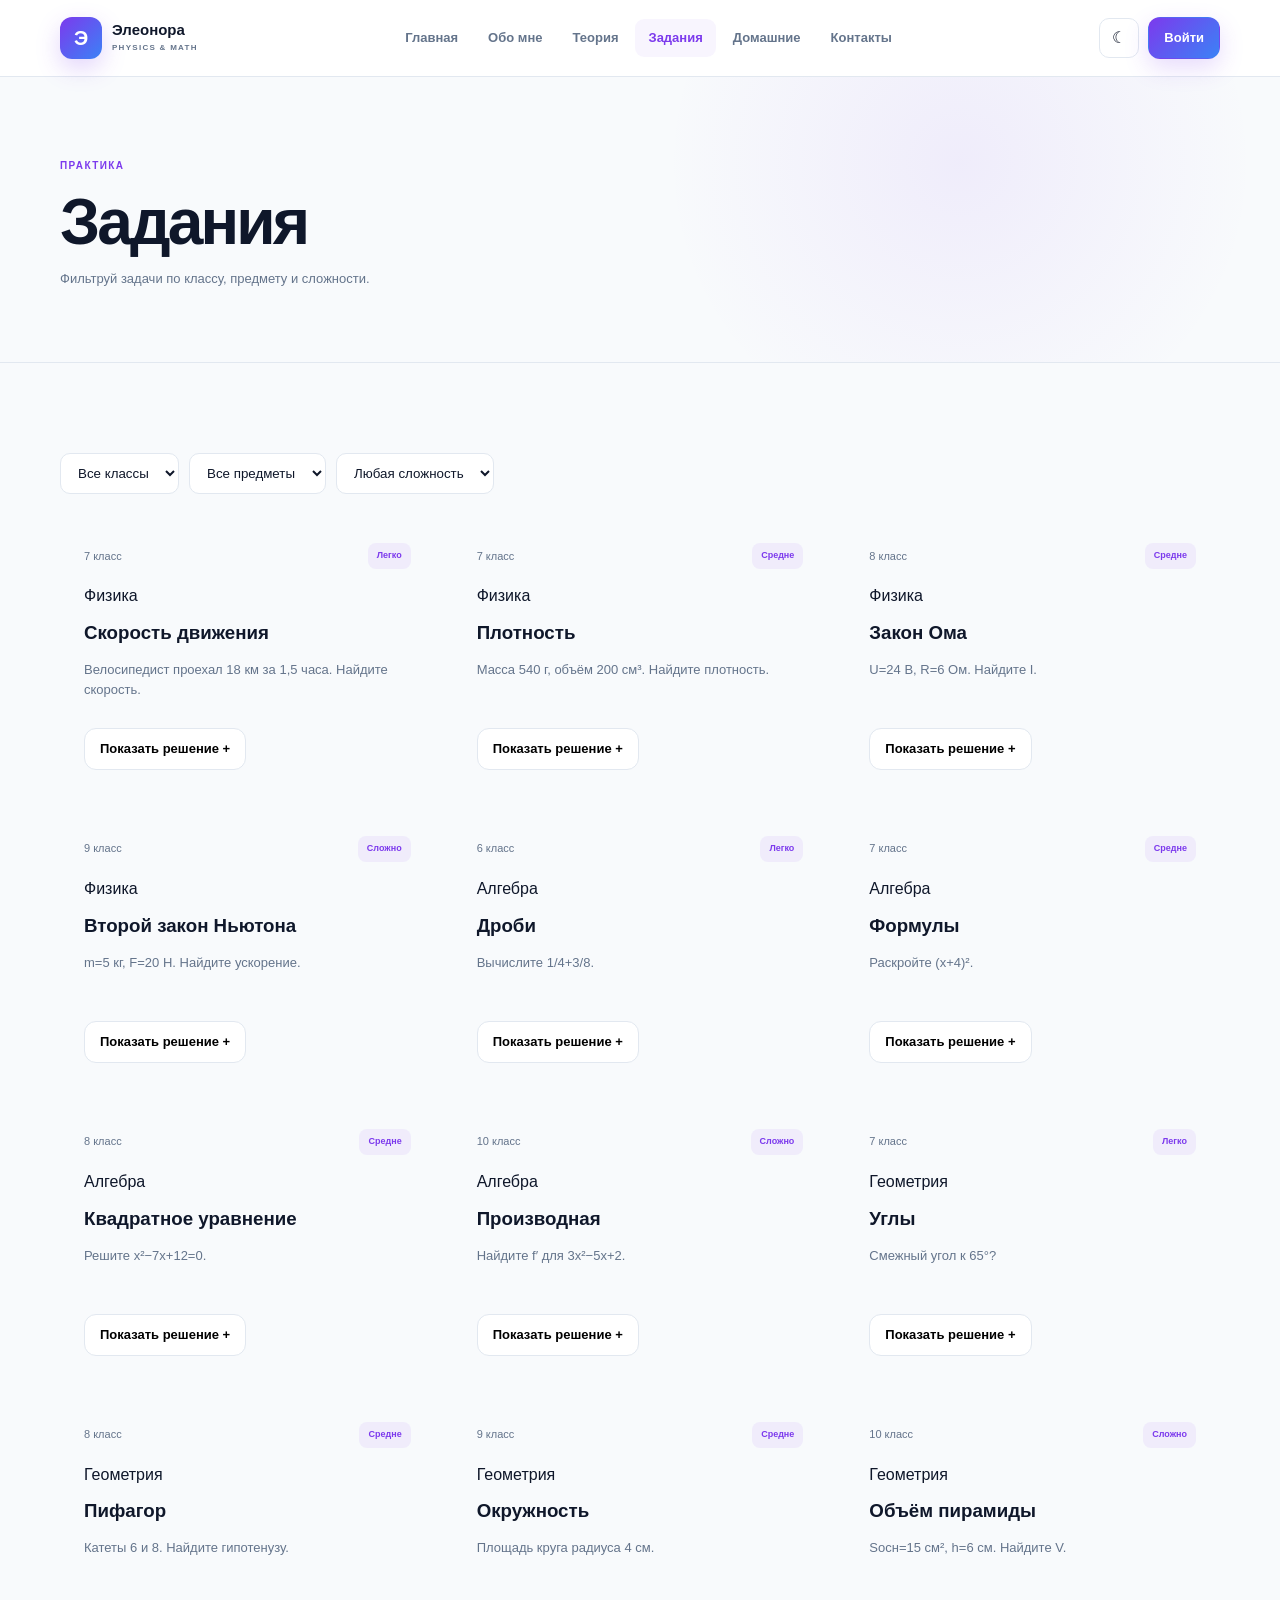
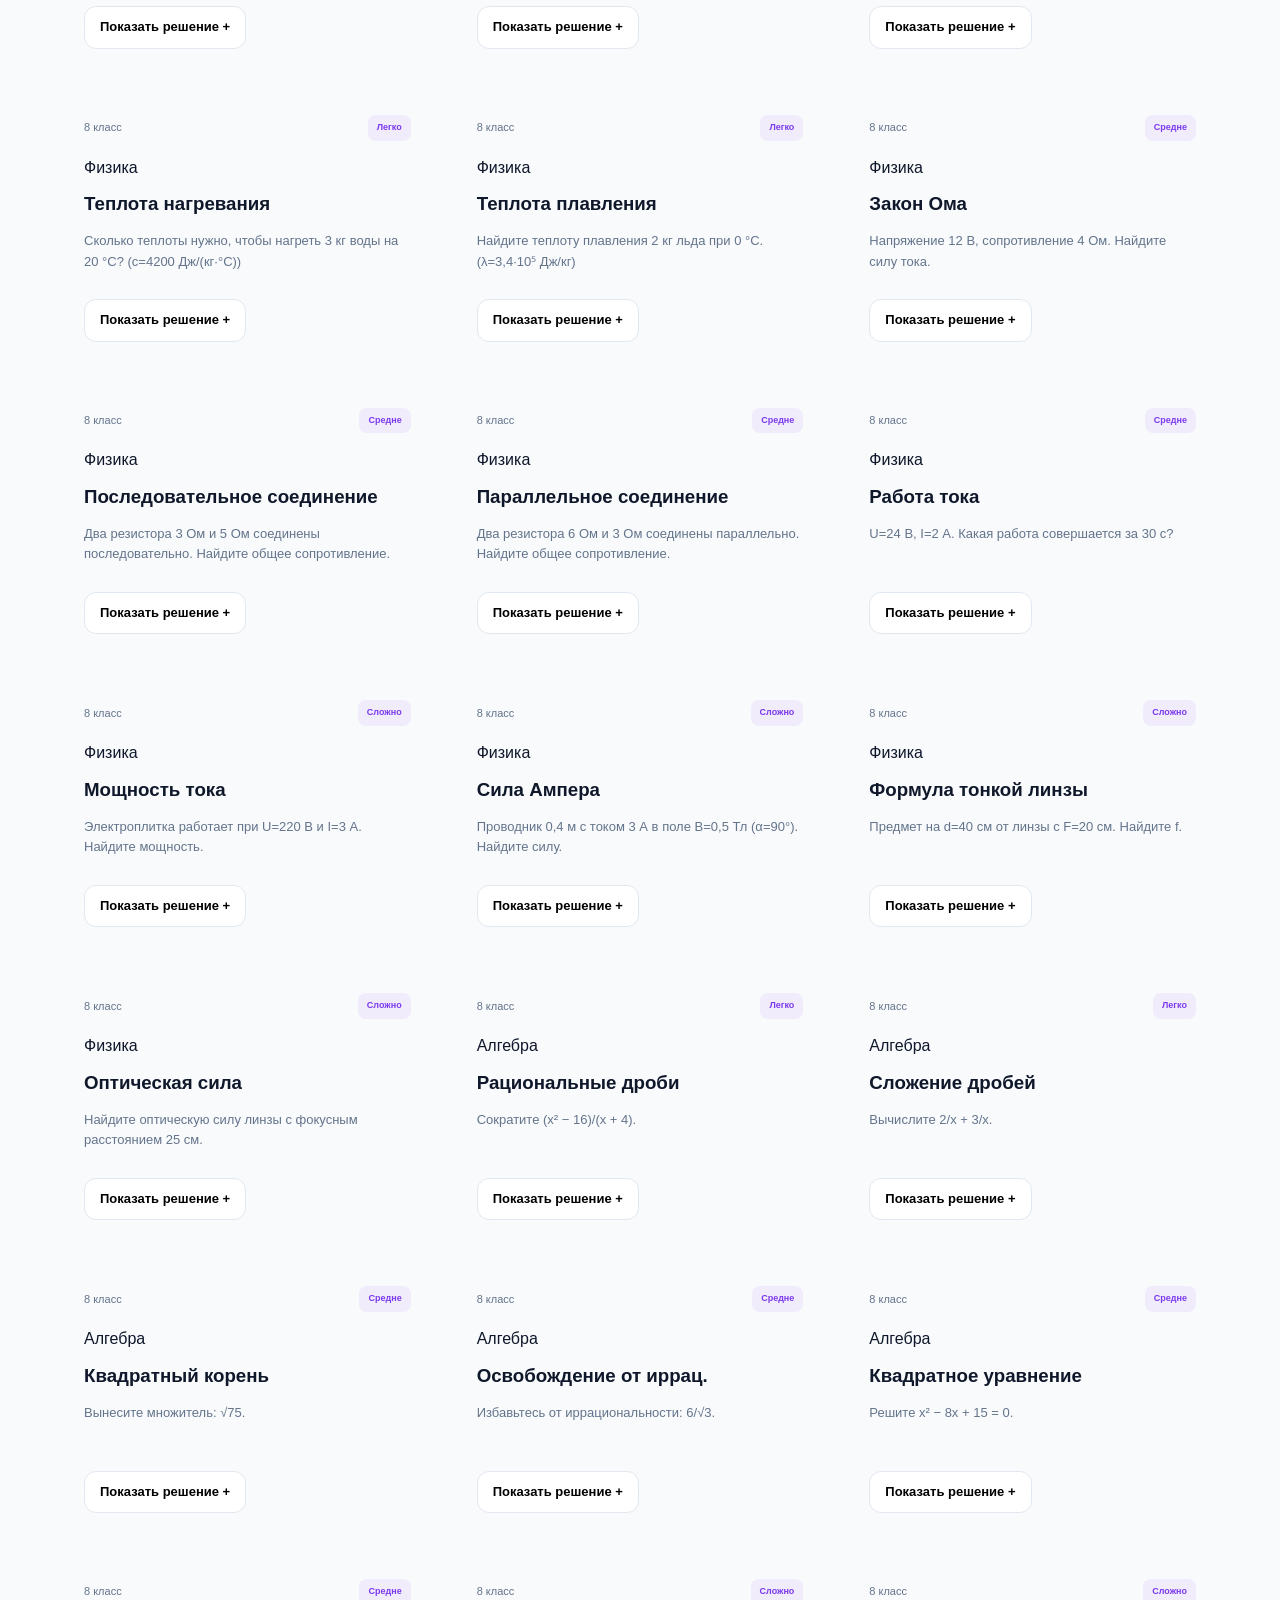
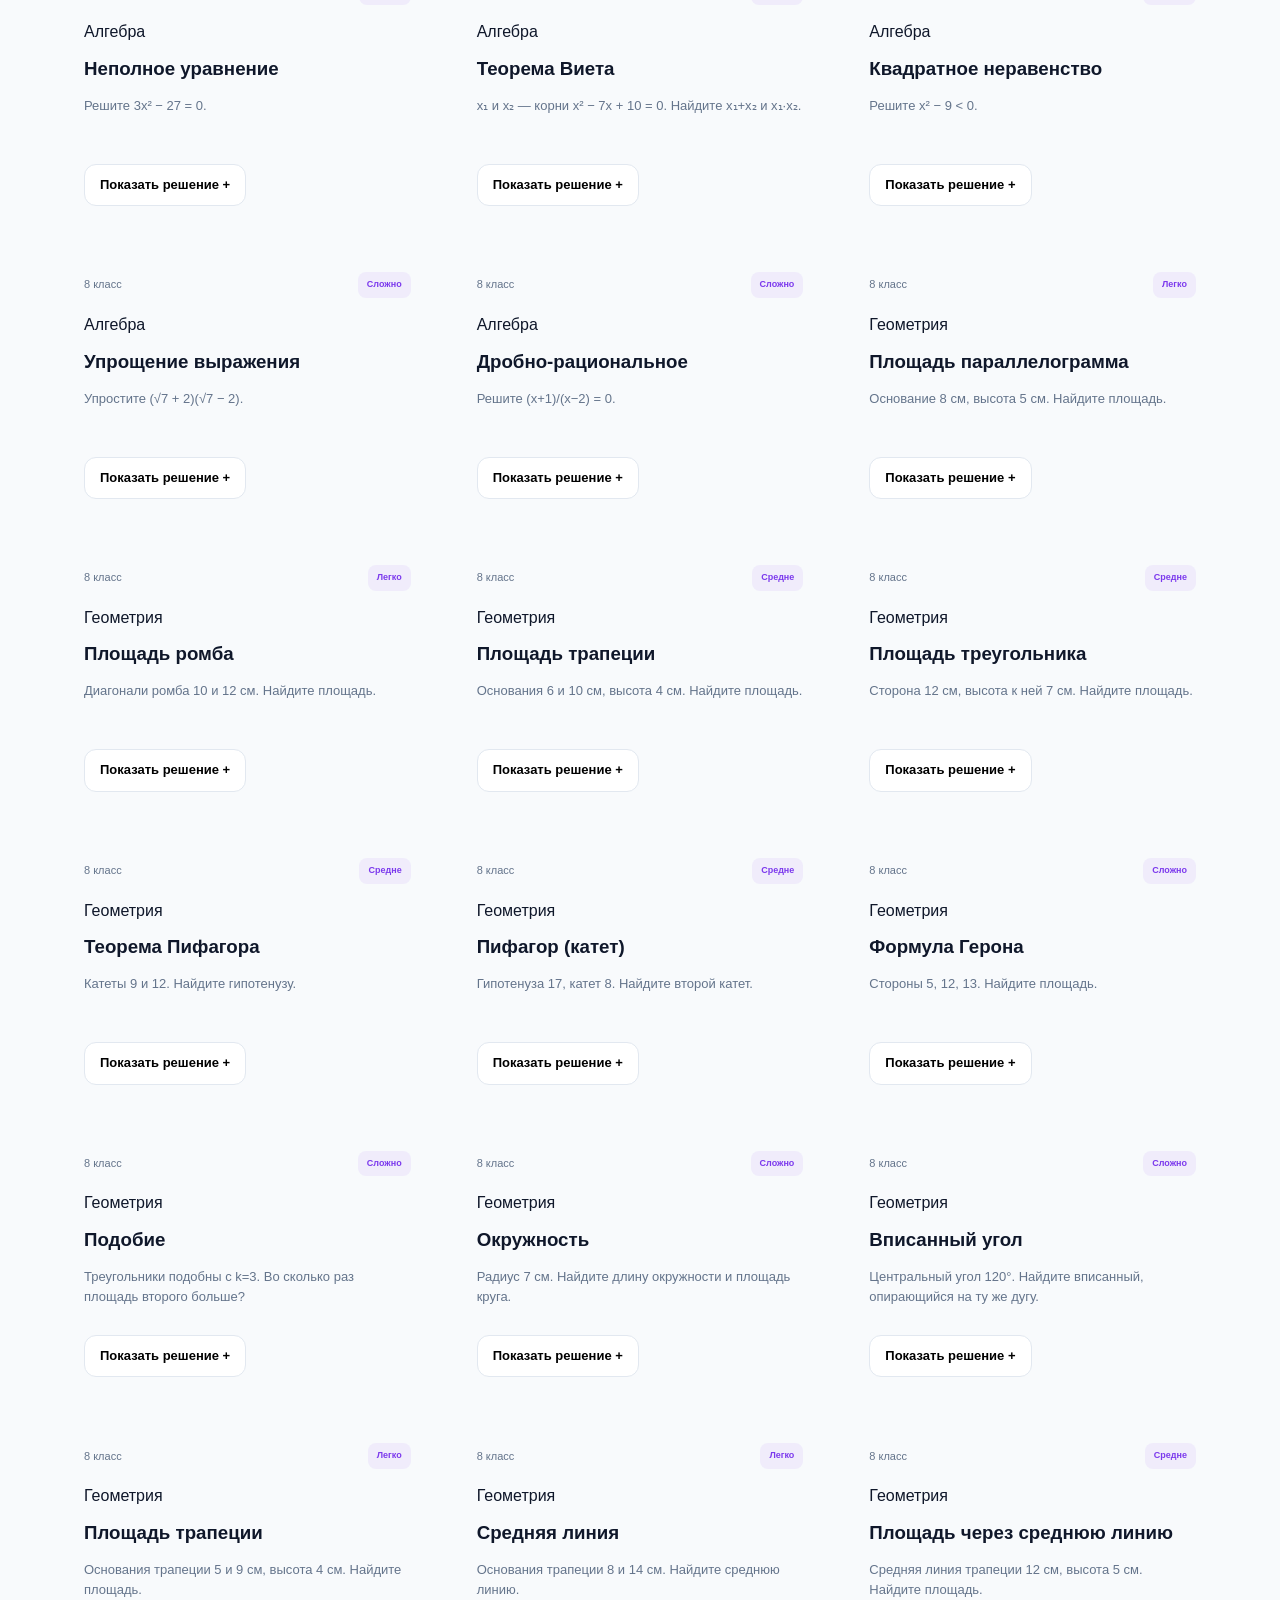
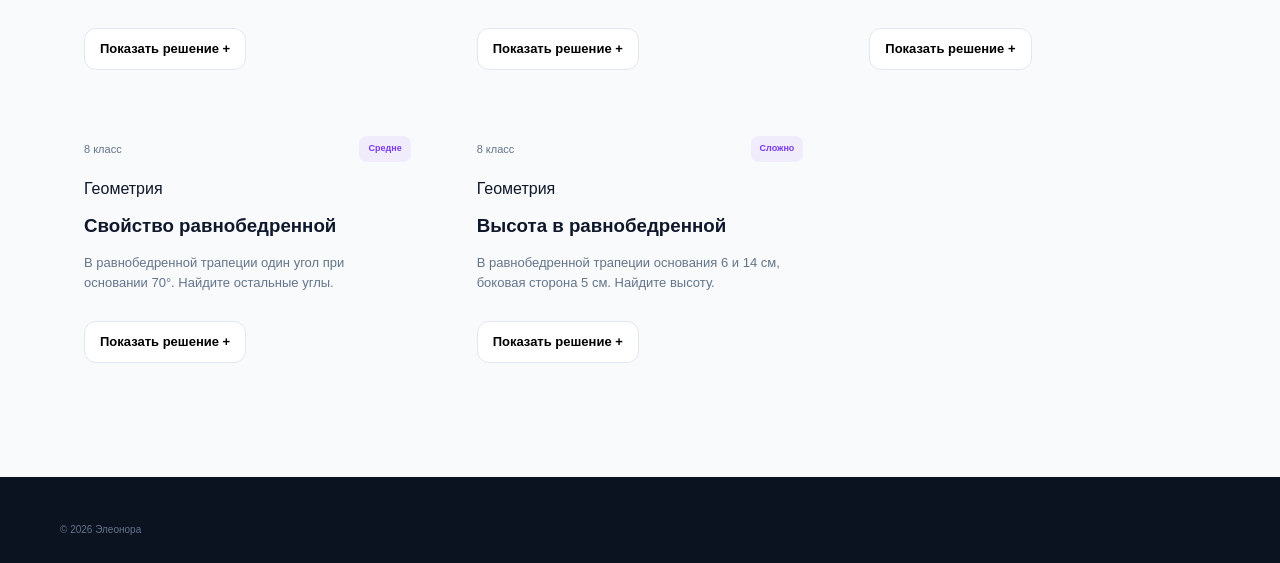
<file: tasks.html>
<!doctype html><html lang="ru"><head><meta charset="UTF-8"><meta name="viewport" content="width=device-width,initial-scale=1"><title>Задания — Элеонора</title><link rel="stylesheet" href="css/style.css"></head><body><header class="site-header"><div class="container nav-wrap"><a class="logo" href="index.html"><span class="logo-mark">Э</span><span><b>Элеонора</b><small>PHYSICS & MATH</small></span></a><button class="burger" id="burger"><span></span><span></span><span></span></button><nav class="nav"><a class="nav-link" href="index.html">Главная</a><a class="nav-link" href="about.html">Обо мне</a><a class="nav-link" href="theory.html">Теория</a><a class="nav-link active" href="tasks.html">Задания</a><a class="nav-link" href="homework.html">Домашние</a><a class="nav-link" href="contacts.html">Контакты</a></nav><div class="nav-actions"><button class="icon-btn" id="themeToggle">☾</button><a class="btn btn-primary btn-sm" href="login.html">Войти</a></div></div></header><main><section class="page-hero"><div class="container"><div class="eyebrow">ПРАКТИКА</div><h1>Задания</h1><p class="muted">Фильтруй задачи по классу, предмету и сложности.</p></div></section><section class="section"><div class="container"><div class="filters"><select id="gradeFilter"><option value="all">Все классы</option><option value="6">6 класс</option><option value="7">7 класс</option><option value="8">8 класс</option><option value="9">9 класс</option><option value="10">10 класс</option></select><select id="taskSubject"><option value="all">Все предметы</option><option value="physics">Физика</option><option value="algebra">Алгебра</option><option value="geometry">Геометрия</option></select><select id="difficultyFilter"><option value="all">Любая сложность</option><option value="easy">Легко</option><option value="medium">Средне</option><option value="hard">Сложно</option></select></div><div id="tasksList" class="cards three"></div></div></section></main><footer class="footer compact"><div class="container copyright">© 2026 Элеонора</div></footer><script src="js/data.js"></script><script src="js/auth.js"></script><script src="js/main.js"></script></body></html>
</file>
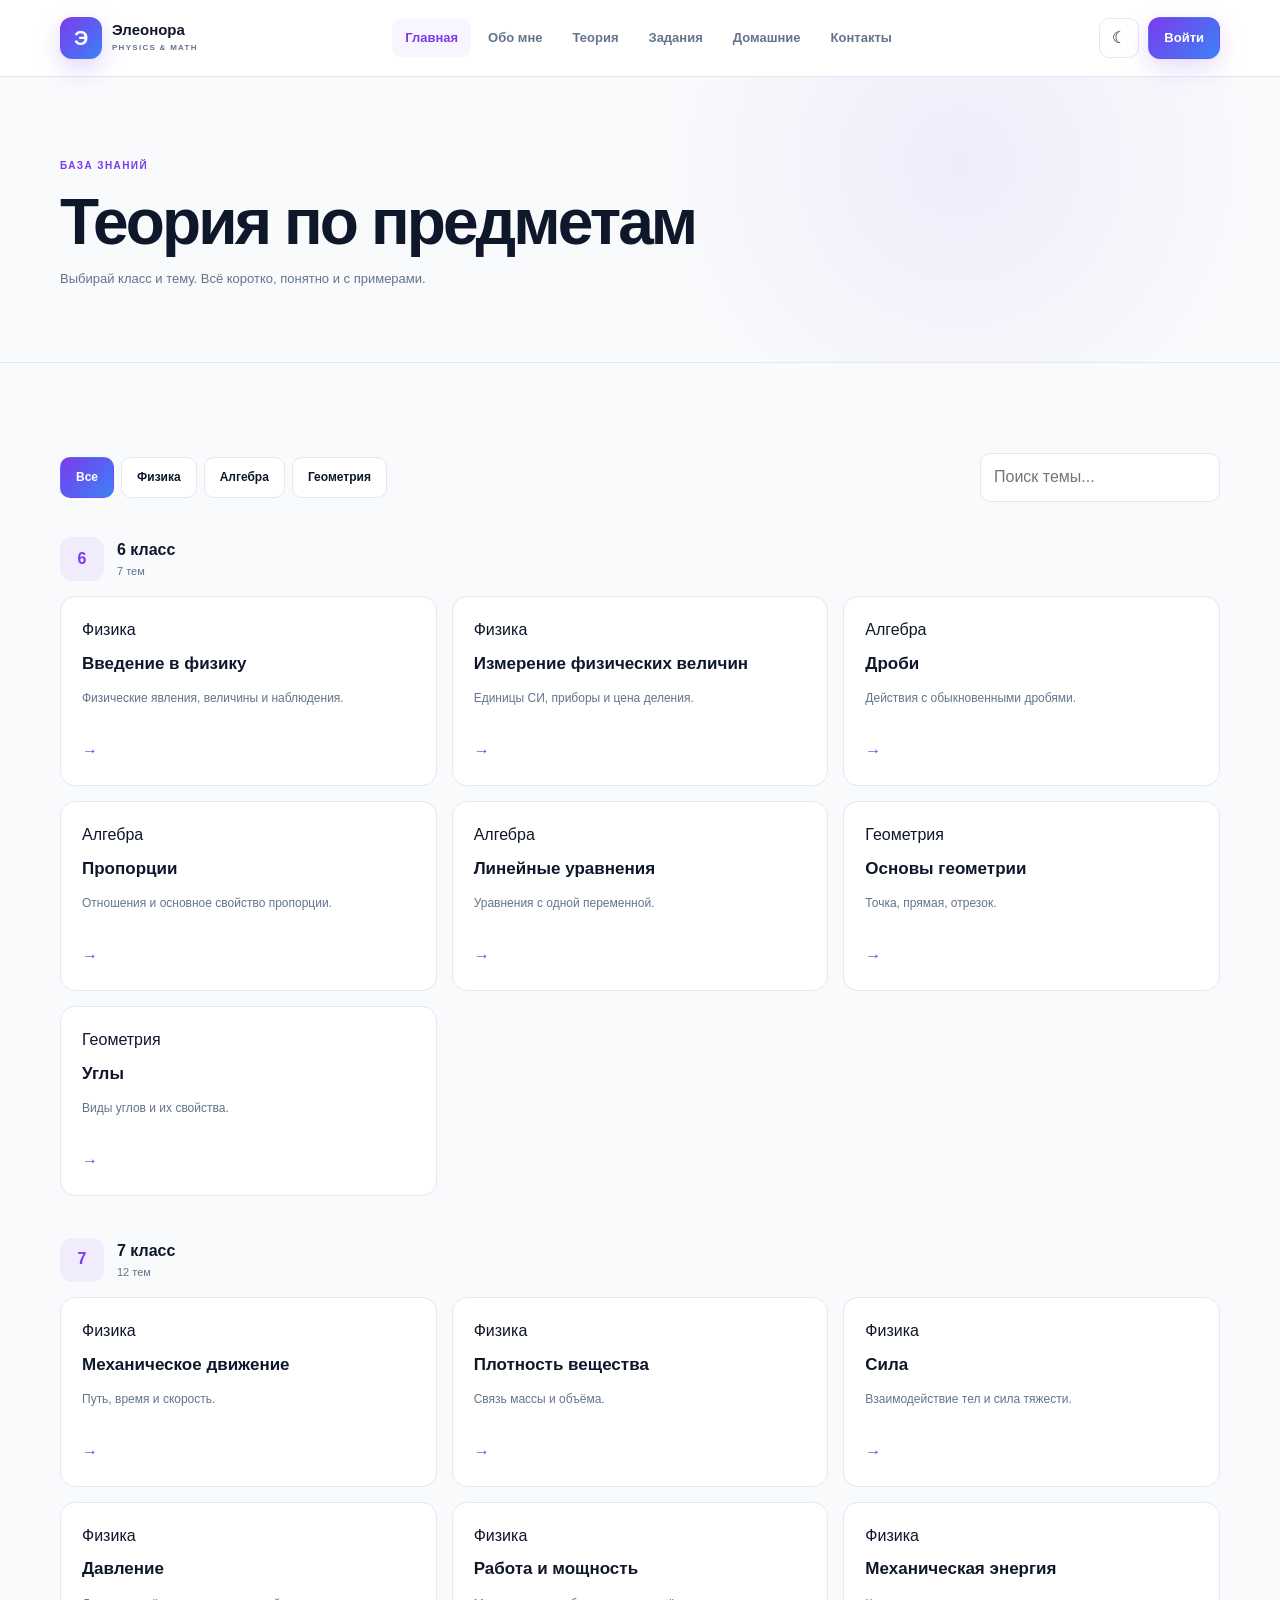
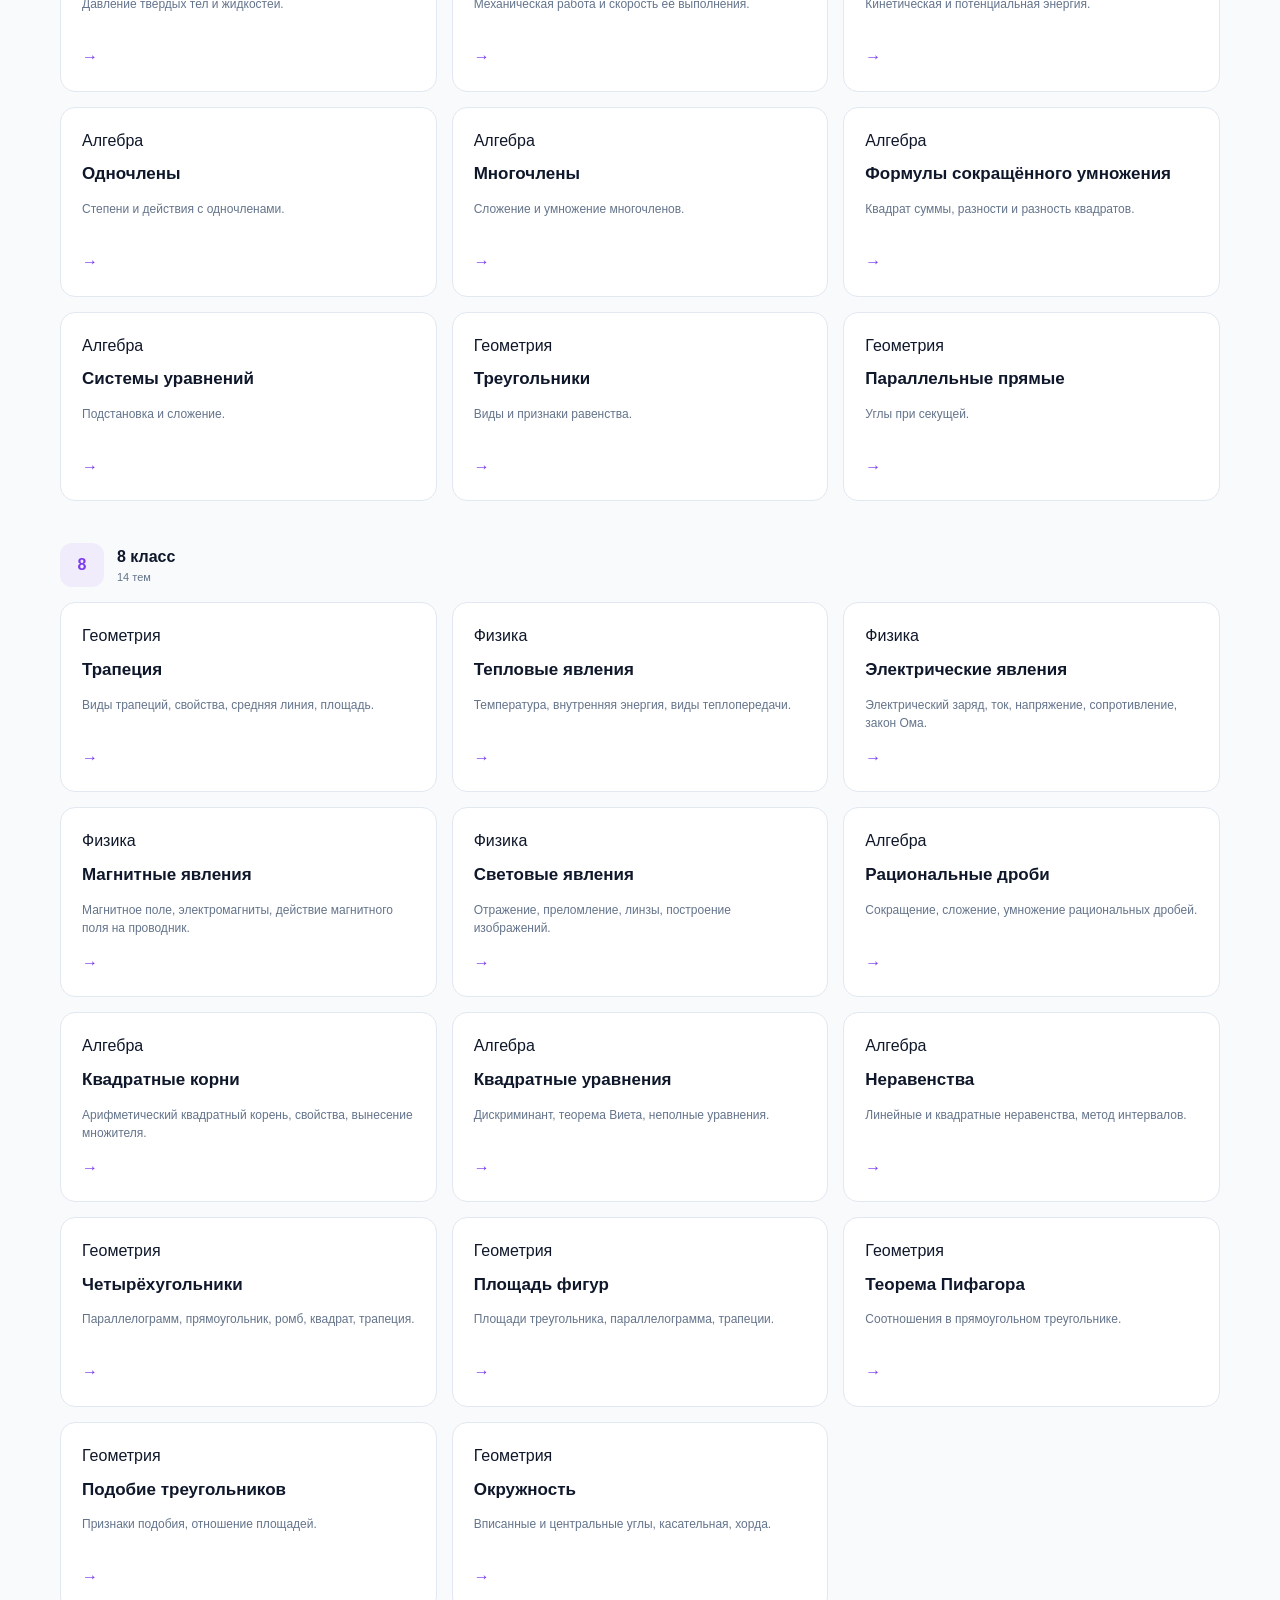
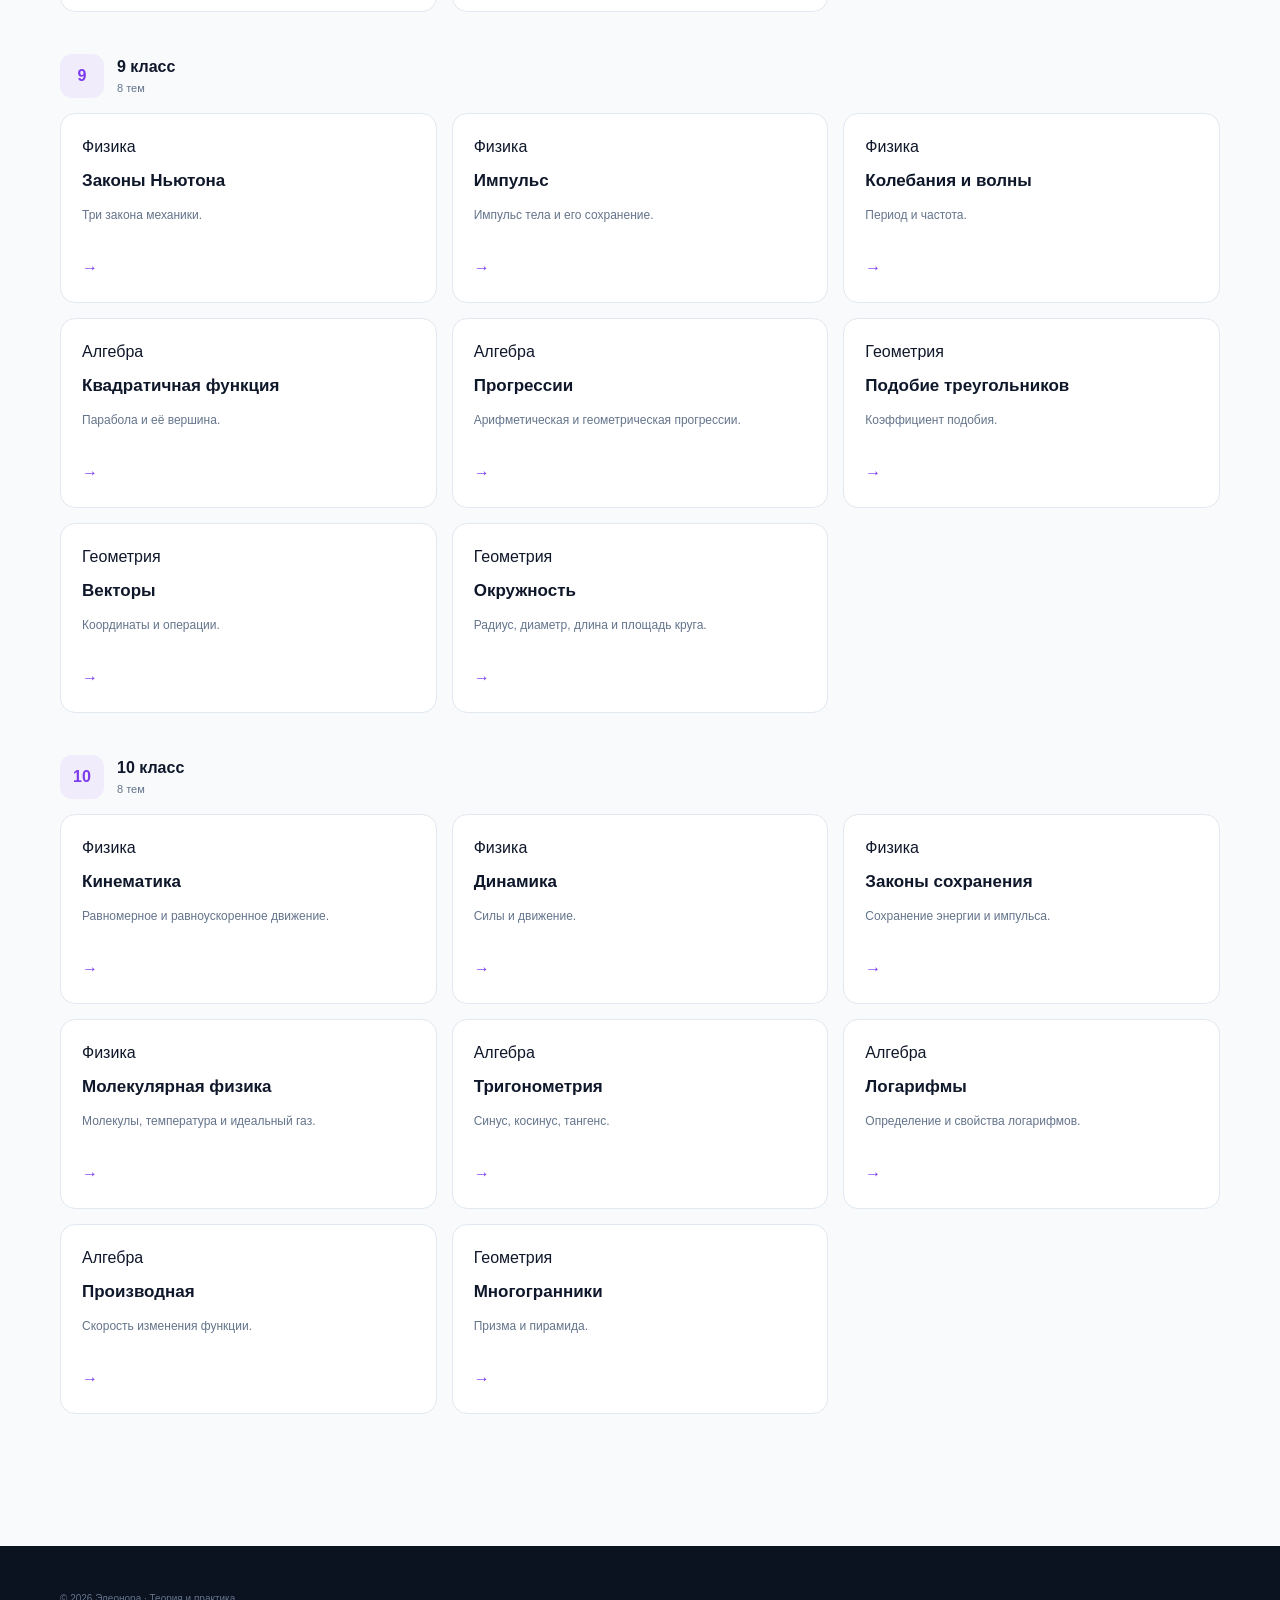
<file: theory.html>
<!doctype html><html lang="ru"><head><meta charset="UTF-8"><meta name="viewport" content="width=device-width,initial-scale=1"><title>Теория — Элеонора</title><link rel="stylesheet" href="css/style.css"></head><body><header class="site-header"><div class="container nav-wrap"><a class="logo" href="index.html"><span class="logo-mark">Э</span><span><b>Элеонора</b><small>PHYSICS & MATH</small></span></a><button class="burger" id="burger"><span></span><span></span><span></span></button><nav class="nav"><a class="nav-link active" href="index.html">Главная</a><a class="nav-link" href="about.html">Обо мне</a><a class="nav-link" href="theory.html">Теория</a><a class="nav-link" href="tasks.html">Задания</a><a class="nav-link" href="homework.html">Домашние</a><a class="nav-link" href="contacts.html">Контакты</a></nav><div class="nav-actions"><button class="icon-btn" id="themeToggle">☾</button><a class="btn btn-primary btn-sm" href="login.html">Войти</a></div></div></header><main><section class="page-hero"><div class="container"><div class="eyebrow">БАЗА ЗНАНИЙ</div><h1>Теория по предметам</h1><p class="muted">Выбирай класс и тему. Всё коротко, понятно и с примерами.</p></div></section><section class="section"><div class="container"><div class="toolbar"><div class="subject-tabs"><button class="tab active" data-subject="all">Все</button><button class="tab" data-subject="physics">Физика</button><button class="tab" data-subject="algebra">Алгебра</button><button class="tab" data-subject="geometry">Геометрия</button></div><input id="topicSearch" class="search-input" placeholder="Поиск темы..."></div><div id="theoryList"></div></div></section></main><footer class="footer compact"><div class="container copyright">© 2026 Элеонора · Теория и практика</div></footer><script src="js/data.js"></script><script src="js/auth.js"></script><script src="js/main.js"></script></body></html>
</file>
<file: css/style.css>
/* ==========================================================
   ЭЛЕОНОРА — общий дизайн.
   Чистый CSS, без сторонних библиотек.
   ========================================================== */

:root {
  --primary:#7C3AED;
  --primary-dark:#6D28D9;
  --secondary:#3B82F6;
  --accent:#A78BFA;
  --gradient:linear-gradient(135deg,#7C3AED,#3B82F6);
  --bg:#F8FAFC;
  --surface:#FFFFFF;
  --surface-2:#F1F5F9;
  --text:#0F172A;
  --muted:#64748B;
  --border:#E2E8F0;
  --shadow:0 16px 45px rgba(15,23,42,.09);
  --radius:16px;
  --container:1160px;
}
[data-theme="dark"]{
  --bg:#0F172A;--surface:#111C31;--surface-2:#172238;
  --text:#F8FAFC;--muted:#94A3B8;--border:#263449;
  --shadow:0 16px 45px rgba(0,0,0,.25);
}
*{box-sizing:border-box}
html{scroll-behavior:smooth}
body{margin:0;background:var(--bg);color:var(--text);font-family:Inter,-apple-system,BlinkMacSystemFont,"Segoe UI",Arial,sans-serif;line-height:1.55;transition:.25s}
a{text-decoration:none;color:inherit}
button,input,textarea{font:inherit}
button{cursor:pointer}
.container{width:min(calc(100% - 40px),var(--container));margin:auto}
.site-header{position:sticky;top:0;z-index:100;background:color-mix(in srgb,var(--surface) 90%,transparent);backdrop-filter:blur(16px);border-bottom:1px solid var(--border)}
.nav-wrap{height:76px;display:flex;align-items:center;justify-content:space-between;gap:24px}
.logo{display:flex;align-items:center;gap:10px;flex-shrink:0}
.logo-mark{width:42px;height:42px;border-radius:12px;background:var(--gradient);display:grid;place-items:center;color:#fff;font-size:20px;font-weight:800;box-shadow:0 9px 25px #7c3aed38}
.logo b{display:block;font-size:15px;line-height:1.1}.logo small{display:block;color:var(--muted);font-size:8px;font-weight:800;letter-spacing:.16em;margin-top:4px}
.nav{display:flex;align-items:center;gap:4px}.nav-link{padding:9px 13px;border-radius:9px;color:var(--muted);font-size:13px;font-weight:700}.nav-link:hover,.nav-link.active{color:var(--primary);background:#7c3aed0d}
.nav-actions{display:flex;align-items:center;gap:9px}.icon-btn{width:40px;height:40px;border:1px solid var(--border);border-radius:10px;background:var(--surface);color:var(--text)}
.btn{display:inline-flex;align-items:center;justify-content:center;gap:9px;border:1px solid transparent;border-radius:12px;padding:12px 18px;font-weight:750;font-size:13px;transition:.25s}.btn:hover{transform:translateY(-2px)}.btn-primary{background:var(--gradient);color:#fff;box-shadow:0 9px 25px #7c3aed2e}.btn-outline{border-color:var(--border);background:var(--surface)}.btn-outline:hover{border-color:var(--primary);color:var(--primary)}.btn-white{background:#fff;color:var(--primary)}.btn-sm{padding:10px 15px}.btn-lg{min-height:51px;padding:14px 21px}.full{width:100%}
.burger{display:none;width:42px;height:42px;background:var(--surface);border:1px solid var(--border);border-radius:10px;padding:8px}.burger span{display:block;height:2px;background:var(--text);margin:5px 0}

.hero{padding:90px 0 100px;overflow:hidden;position:relative}.hero-grid{display:grid;grid-template-columns:1.05fr .95fr;align-items:center;gap:65px}.eyebrow{display:inline-flex;align-items:center;gap:8px;color:var(--primary);font-size:10px;font-weight:850;letter-spacing:.14em}.eyebrow i{width:7px;height:7px;border-radius:50%;background:#22C55E;box-shadow:0 0 0 4px #22c55e20}
.hero h1{font-size:clamp(48px,6vw,76px);line-height:.98;letter-spacing:-.055em;margin:20px 0}.hero h1 span,.section-head h2 span{color:var(--primary)}.hero-lead{font-size:19px;color:var(--muted);max-width:650px}.hero-actions{display:flex;gap:12px;flex-wrap:wrap;margin:28px 0 18px}.trust-row{display:flex;gap:15px;flex-wrap:wrap;color:var(--muted);font-size:11px}
.hero-visual{min-height:450px;position:relative;display:grid;place-items:center}.glow{position:absolute;border-radius:50%;filter:blur(5px)}.glow-a{width:350px;height:350px;background:#7c3aed18;right:10px;top:0}.glow-b{width:230px;height:230px;background:#3b82f615;left:20px;bottom:0}
.teacher-card{position:relative;z-index:2;width:min(100%,440px);padding:30px;border:1px solid #ffffffaa;border-radius:26px;background:linear-gradient(145deg,#ffffffee,#f8fafccc);box-shadow:0 35px 75px #0f172a1c;transform:rotate(2deg);backdrop-filter:blur(18px)}[data-theme=dark] .teacher-card{background:linear-gradient(145deg,#1e293bee,#0f172ae8);border-color:#ffffff12}
.teacher-head{display:flex;align-items:center;gap:17px}.portrait{width:84px;height:84px;border-radius:23px;background:var(--gradient);display:grid;place-items:center;color:#fff;font-size:36px;font-weight:800}.teacher-head small{font-size:9px;color:var(--muted);font-weight:800;letter-spacing:.12em}.teacher-head h2{margin:3px 0;font-size:28px}.teacher-head p{margin:0;color:var(--muted);font-size:12px}.divider{height:1px;background:var(--border);margin:25px 0}.mini-stats{display:grid;grid-template-columns:repeat(3,1fr);text-align:center}.mini-stats b,.mini-stats span{display:block}.mini-stats b{font-size:20px}.mini-stats span{font-size:10px;color:var(--muted)}
.floating-card{position:absolute;z-index:3;display:flex;align-items:center;gap:10px;padding:12px 15px;border:1px solid var(--border);border-radius:14px;background:var(--surface);box-shadow:var(--shadow);font-size:12px}.floating-card span{color:var(--muted);font-size:10px}.formula{left:-10px;top:45px}.formula strong{color:var(--primary);font-size:19px}.progress{right:-10px;bottom:45px}.progress>strong{color:#22C55E;font-size:18px}.progress-line{height:5px;width:120px;background:var(--border);border-radius:10px;overflow:hidden;margin:5px 0}.progress-line i{display:block;width:76%;height:100%;background:var(--gradient)}

.section{padding:90px 0}.stats-section{padding-top:0}.stats-card{display:grid;grid-template-columns:repeat(7,auto);align-items:center;justify-content:center;gap:35px;background:var(--surface);border:1px solid var(--border);border-radius:18px;padding:23px;box-shadow:var(--shadow)}.stats-card div{text-align:center}.stats-card b,.stats-card span{display:block}.stats-card b{font-size:24px;color:var(--primary)}.stats-card span{font-size:11px;color:var(--muted)}.stats-card>i{height:27px;width:1px;background:var(--border)}
.section-head{display:flex;align-items:flex-end;justify-content:space-between;gap:25px;margin-bottom:40px}.section-head.center{display:block;text-align:center;max-width:700px;margin:0 auto 42px}.section-head h2{font-size:clamp(32px,4vw,48px);line-height:1.05;letter-spacing:-.045em;margin:10px 0}.section-head p{color:var(--muted);margin:0}
.cards{display:grid;gap:18px}.cards.three{grid-template-columns:repeat(3,1fr)}.card{padding:27px;border:1px solid var(--border);border-radius:18px;background:var(--surface);transition:.25s}.card:hover{transform:translateY(-5px);box-shadow:var(--shadow)}.card-icon{width:50px;height:50px;border-radius:14px;display:grid;place-items:center;color:#fff;font-size:12px;font-weight:800;margin-bottom:20px}.card-icon.purple{background:#7C3AED}.card-icon.blue{background:#3B82F6}.card-icon.gradient{background:var(--gradient)}.card h3{font-size:18px;margin:0 0 8px}.card p{color:var(--muted);font-size:13px;margin:0 0 18px}.card a{color:var(--primary);font-size:12px;font-weight:800}
.subjects-section{background:var(--surface)}.subject-grid{display:grid;grid-template-columns:repeat(3,1fr);gap:18px}.subject-card{min-height:340px;padding:27px;border:1px solid var(--border);border-radius:21px;background:var(--bg);position:relative;display:flex;flex-direction:column;justify-content:space-between;overflow:hidden;transition:.25s}.subject-card:hover{transform:translateY(-6px);box-shadow:var(--shadow)}.subject-card:after{content:"";position:absolute;width:190px;height:190px;border-radius:50%;right:-90px;top:-90px;background:#7c3aed0c}.subject-top{display:flex;justify-content:space-between;color:var(--muted);font-size:9px;font-weight:800}.subject-top b{padding:7px 9px;border-radius:8px;background:var(--surface);color:var(--primary);font-family:Georgia,serif}.subject-card h3{font-size:32px;margin:0 0 8px}.subject-card p{max-width:290px;color:var(--muted);font-size:13px}.circle-arrow{width:39px;height:39px;display:grid;place-items:center;border:1px solid var(--border);border-radius:50%;color:var(--primary);align-self:flex-end}
.process{max-width:1100px}.steps{display:grid;grid-template-columns:repeat(4,1fr);gap:25px}.steps article{text-align:center}.steps b{display:grid;place-items:center;width:52px;height:52px;margin:0 auto 16px;border-radius:50%;background:var(--gradient);color:#fff;font-size:11px}.steps h3{font-size:16px;margin:0 0 6px}.steps p{font-size:12px;color:var(--muted);margin:0}
.cta-section{padding-top:20px}.cta{min-height:360px;border-radius:26px;padding:55px;display:flex;align-items:center;justify-content:space-between;overflow:hidden;position:relative;background:var(--gradient);color:#fff;box-shadow:0 30px 70px #3b82f62e}.cta h2{font-size:clamp(34px,4vw,50px);line-height:1.05;letter-spacing:-.04em;margin:12px 0}.cta p{color:#ffffffbd;margin-bottom:24px}.light{color:#ffffffb8}.math-decoration{font:700 70px Georgia,serif;color:#ffffff25;transform:rotate(-10deg);white-space:nowrap}
.footer{background:#0B1220;color:#fff;padding:60px 0 20px}.footer-row{display:grid;grid-template-columns:2fr 1fr 1fr;gap:50px;padding-bottom:35px;border-bottom:1px solid #ffffff12}.footer p{color:#94A3B8;font-size:12px;max-width:330px}.footer-row>div:not(:first-child){display:flex;flex-direction:column;gap:9px}.footer-row>div:not(:first-child)>b{font-size:12px;margin-bottom:5px}.footer-row a:not(.logo){color:#94A3B8;font-size:11px}.footer-row a:not(.logo):hover{color:#A78BFA}.copyright{padding-top:20px;color:#64748B;font-size:10px}.footer.compact{padding:25px 0}

.auth-page{min-height:100vh}.auth-main{min-height:calc(100vh - 77px);display:grid;place-items:center;padding:50px 20px}.auth-layout{width:min(100%,1000px);display:grid;grid-template-columns:1fr 1fr;border-radius:24px;overflow:hidden;box-shadow:var(--shadow);border:1px solid var(--border)}.auth-promo{padding:55px;background:var(--gradient);color:#fff}.auth-promo h1{font-size:48px;line-height:1.03;letter-spacing:-.05em;margin:20px 0}.auth-promo h1 span{color:#ddd6fe}.auth-promo>p{color:#ffffffc9}.demo-box{margin-top:35px;padding:18px;border:1px solid #ffffff2e;border-radius:14px;background:#ffffff12;font-size:12px}.demo-box p{margin:7px 0;color:#ffffffd0}.demo-box code{background:#00000020;padding:2px 6px;border-radius:5px}.login-card{padding:55px;background:var(--surface)}.card-kicker{font-size:10px;font-weight:850;letter-spacing:.13em;color:var(--primary)}.login-card h2{font-size:32px;margin:9px 0 4px}.muted{color:var(--muted);font-size:13px}.login-card form{margin-top:28px}.login-card label{display:block;font-size:12px;font-weight:750;margin:15px 0}.login-card input,.login-card textarea{width:100%;border:1px solid var(--border);background:var(--bg);color:var(--text);border-radius:11px;padding:12px 13px;margin-top:7px;outline:none}.login-card input:focus{border-color:var(--primary);box-shadow:0 0 0 3px #7c3aed15}.password-wrap{position:relative}.password-wrap input{padding-right:75px}.password-toggle{position:absolute;right:8px;top:14px;border:0;background:transparent;color:var(--primary);font-size:10px;font-weight:800}.form-error{min-height:20px;color:#EF4444;font-size:11px;margin:5px 0}.login-hint{margin-top:18px;padding-top:17px;border-top:1px solid var(--border);color:var(--muted);font-size:10px}

.dashboard-page{padding:50px 0 90px}.dashboard-hero{display:flex;align-items:end;justify-content:space-between;gap:25px;margin-bottom:28px}.dashboard-hero h1{font-size:42px;line-height:1.05;margin:8px 0}.dashboard-hero h1 span{color:var(--primary)}.dashboard-hero p{color:var(--muted);margin:0}.dashboard-grid{display:grid;grid-template-columns:1.2fr .8fr;gap:18px}.panel{padding:25px;border:1px solid var(--border);border-radius:18px;background:var(--surface);box-shadow:0 8px 25px #0f172a06}.panel-head{display:flex;align-items:start;justify-content:space-between;margin-bottom:22px}.panel-head small{color:var(--muted);font-size:9px;font-weight:850;letter-spacing:.13em}.panel-head h2{font-size:20px;margin:4px 0}.panel-head>strong{font-size:28px;color:var(--primary)}.big-progress{height:9px;background:var(--border);border-radius:20px;overflow:hidden}.big-progress i{display:block;height:100%;background:var(--gradient);border-radius:inherit}.subject-progress{display:grid;gap:15px;margin-top:24px}.subject-progress>div{display:grid;grid-template-columns:1fr auto;gap:5px;font-size:11px}.subject-progress>div>div{grid-column:1/-1;height:5px;background:var(--border);border-radius:10px;overflow:hidden}.subject-progress i{display:block;height:100%;background:var(--gradient);border-radius:inherit}.badge{padding:6px 9px;border-radius:8px;background:#7c3aed12;color:var(--primary);font-size:9px;font-weight:800}.badge.warning{color:#D97706;background:#f59e0b14}.next-item,.hw-row{display:flex;align-items:center;gap:11px;padding:13px 0;border-top:1px solid var(--border)}.next-item>div,.hw-row>div{flex:1}.next-item b,.hw-row b{display:block;font-size:12px}.next-item small,.hw-row small{display:block;color:var(--muted);font-size:10px}.subject-dot{width:9px;height:9px;border-radius:50%}.subject-dot.purple{background:#7C3AED}.subject-dot.blue{background:#3B82F6}.subject-dot.violet{background:#A78BFA}.status{font-size:9px;font-weight:800;padding:5px 8px;border-radius:7px}.status.pending{background:#ef444415;color:#DC2626}.status.checking{background:#f59e0b15;color:#D97706}.notes-panel textarea{min-height:130px;resize:vertical}.saved{opacity:0;color:#16A34A;font-size:10px;margin-left:10px;transition:.2s}.saved.show{opacity:1}

@media(max-width:900px){.nav{display:none}.nav.open{position:absolute;top:68px;left:20px;right:20px;display:flex;flex-direction:column;align-items:stretch;padding:10px;border:1px solid var(--border);border-radius:15px;background:var(--surface);box-shadow:var(--shadow)}.burger{display:block}.hero-grid{grid-template-columns:1fr}.hero-content{text-align:center;margin:auto}.hero-actions,.trust-row{justify-content:center}.hero-visual{max-width:600px;width:100%;margin:auto}.cards.three,.subject-grid{grid-template-columns:1fr 1fr}.steps{grid-template-columns:1fr 1fr}.dashboard-grid{grid-template-columns:1fr}.auth-layout{grid-template-columns:1fr}.auth-promo{display:none}}
@media(max-width:620px){.container{width:calc(100% - 28px)}.nav-wrap{height:68px}.hero{padding:60px 0 75px}.hero h1{font-size:48px}.hero-lead{font-size:16px}.stats-card{grid-template-columns:1fr 1fr;gap:16px}.stats-card>i{display:none}.cards.three,.subject-grid,.steps{grid-template-columns:1fr}.section{padding:65px 0}.section-head{display:block}.section-head .btn{margin-top:15px}.teacher-card{transform:none;padding:22px}.floating-card{transform:scale(.9)}.formula{left:-4px}.progress{right:-4px}.cta{padding:35px 25px;min-height:450px}.math-decoration{position:absolute;bottom:25px;right:-40px}.footer-row{grid-template-columns:1fr}.dashboard-hero{display:block}.dashboard-hero .btn{margin-top:18px}.dashboard-hero h1{font-size:35px}}
/* Дополнительные стили учебных страниц */
.page-hero{padding:75px 0 60px;background:radial-gradient(circle at 75% 30%,#7c3aed12,transparent 30%);border-bottom:1px solid var(--border)}
.page-hero h1{font-size:clamp(42px,6vw,64px);letter-spacing:-.045em;line-height:1.05;margin:12px 0}.back-link{display:inline-block;color:var(--primary);font-size:13px;font-weight:800;margin-bottom:20px}.toolbar{display:flex;justify-content:space-between;gap:15px;align-items:center;flex-wrap:wrap;margin-bottom:35px}.subject-tabs{display:flex;gap:7px;flex-wrap:wrap}.tab{border:1px solid var(--border);background:var(--surface);color:var(--text);padding:10px 15px;border-radius:10px;font-size:12px;font-weight:800}.tab.active{background:var(--gradient);color:#fff;border-color:transparent}.search-input,.filters select{border:1px solid var(--border);background:var(--surface);color:var(--text);border-radius:10px;padding:11px 13px;outline:0}.search-input{min-width:240px}.grade-block{margin-bottom:42px}.grade-title{display:flex;align-items:center;gap:13px;margin-bottom:15px}.grade-title>span{width:44px;height:44px;border-radius:12px;background:#7c3aed12;color:var(--primary);display:grid;place-items:center;font-weight:900}.grade-title b,.grade-title small{display:block}.grade-title small{color:var(--muted);font-size:11px}.topic-grid{display:grid;grid-template-columns:repeat(3,1fr);gap:15px}.topic-card{padding:21px;border:1px solid var(--border);border-radius:15px;background:var(--surface);transition:.22s}.topic-card:hover{transform:translateY(-4px);border-color:#a78bfa}.topic-card h3{font-size:17px;margin:8px 0 5px}.topic-card p{font-size:12px;color:var(--muted);min-height:38px}.topic-arrow{color:var(--primary);font-weight:900}.theme-heading{padding:35px 0;border-bottom:1px solid var(--border);margin-bottom:30px}.theme-heading h1{font-size:clamp(38px,5vw,62px);letter-spacing:-.045em;margin:10px 0}.theme-heading p{color:var(--muted);max-width:700px}.lesson{max-width:850px}.lesson section{padding:24px 0;border-bottom:1px solid var(--border)}.lesson h2{font-size:21px}.lesson p{color:var(--muted)}.formula-list{display:grid;grid-template-columns:repeat(2,1fr);gap:10px}.formula-list div{padding:16px;border:1px solid var(--border);border-radius:12px;background:var(--surface);color:var(--primary);font-weight:800}.example{padding:15px 18px;margin:10px 0;border-left:4px solid var(--primary);background:var(--surface);border-radius:0 12px 12px 0}.example p{margin:5px 0}.conclusion{padding:20px!important;border:0!important;border-radius:14px;background:linear-gradient(135deg,#7c3aed0d,#3b82f60d)}.filters{display:flex;gap:10px;flex-wrap:wrap;margin-bottom:25px}.task-card{padding:24px}.task-card h3{margin:9px 0}.task-card>p{color:var(--muted);font-size:13px;min-height:55px}.task-meta{display:flex;justify-content:space-between;align-items:center;font-size:11px;color:var(--muted);margin-bottom:15px}.solution{display:none;border-top:1px solid var(--border);margin-top:14px;padding-top:13px;font-size:12px}.solution.show{display:block}.solution p{color:var(--muted)}.login-required{text-align:center;padding:60px 20px;border:1px dashed var(--border);border-radius:18px}.login-required h2{font-size:26px}.login-required p{color:var(--muted)}textarea{font:inherit}.login-card textarea{min-height:140px;resize:vertical}.panel textarea{width:100%;border:1px solid var(--border);background:var(--bg);color:var(--text);border-radius:11px;padding:12px;margin:10px 0 14px}.form-error{color:#dc2626;font-size:11px}.muted{color:var(--muted)}
@media(max-width:900px){.topic-grid{grid-template-columns:1fr 1fr}.cards.three{grid-template-columns:1fr 1fr}.subject-grid{grid-template-columns:1fr 1fr}.toolbar{align-items:stretch}.search-input{width:100%}}
@media(max-width:620px){.topic-grid,.cards.three,.subject-grid,.formula-list{grid-template-columns:1fr}.subject-tabs{width:100%}.tab{flex:1}.page-hero{padding:55px 0 45px}}
</file>
